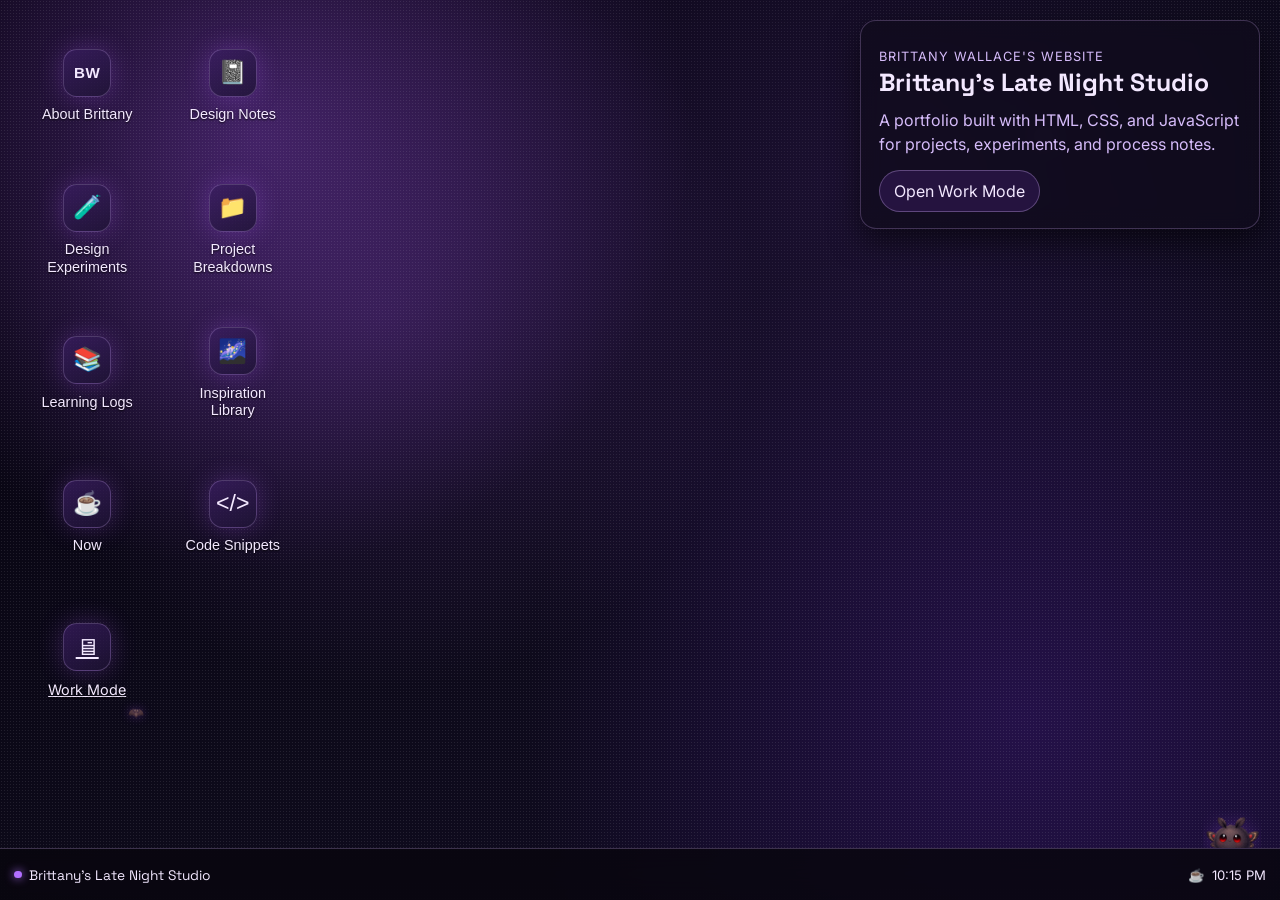
<file: index.html>
<!DOCTYPE html>
<html lang="en">
  <head>
    <meta charset="UTF-8" />
    <meta name="viewport" content="width=device-width, initial-scale=1.0" />
    <title>Brittany's Late Night Studio</title>
    <meta
      name="description"
      content="Brittany Wallace's Late Night Studio portfolio featuring web design projects, experiments, learning logs, and interactive front-end work."
    />
    <link rel="preconnect" href="https://fonts.googleapis.com" />
    <link rel="preconnect" href="https://fonts.gstatic.com" crossorigin />
    <link
      href="https://fonts.googleapis.com/css2?family=Inter:wght@400;500;600;700&family=Space+Grotesk:wght@500;700&display=swap"
      rel="stylesheet"
    />
    <link rel="stylesheet" href="styles.css" />
  </head>
  <body>
    <a class="skip-link" href="#desktop-main">Skip to desktop content</a>

    <div class="wallpaper" aria-hidden="true">
      <div class="stars"></div>
      <div class="nebula"></div>
      <div class="grain"></div>
      <div class="moth moth-1">&#10022;</div>
      <div class="moth moth-2">&#129415;</div>
      <div class="mothman" title="The Mothman is watching...">
        <img src="assets/images/mothman.png" alt="" class="mothman-img" />
      </div>
    </div>

    <main id="desktop-main" class="desktop" aria-label="Brittany's Late Night Studio desktop environment">
      <aside class="desktop-intro" aria-label="Site overview">
        <p class="desktop-intro-kicker">Brittany Wallace's website</p>
        <h1>Brittany's Late Night Studio</h1>
        <p>
          A portfolio built with HTML, CSS, and JavaScript for projects, experiments,
          and process notes.
        </p>
        <a class="desktop-intro-link" href="portfolio/work-mode.html">Open Work Mode</a>
      </aside>

      <section class="desktop-icons" aria-label="Desktop shortcuts">
        <button class="desktop-icon" data-app="about" aria-label="Open About Brittany">
          <span class="icon-art" aria-hidden="true">BW</span>
          <span class="icon-label">About Brittany</span>
        </button>
        <button class="desktop-icon" data-app="notes" aria-label="Open Design Notes">
          <span class="icon-art" aria-hidden="true">&#128211;</span>
          <span class="icon-label">Design Notes</span>
        </button>
        <button class="desktop-icon" data-app="experiments" aria-label="Open Design Experiments">
          <span class="icon-art" aria-hidden="true">&#129514;</span>
          <span class="icon-label">Design Experiments</span>
        </button>
        <button class="desktop-icon" data-app="projects" aria-label="Open Project Breakdowns">
          <span class="icon-art" aria-hidden="true">&#128193;</span>
          <span class="icon-label">Project Breakdowns</span>
        </button>
        <button class="desktop-icon" data-app="learning" aria-label="Open Learning Logs">
          <span class="icon-art" aria-hidden="true">&#128218;</span>
          <span class="icon-label">Learning Logs</span>
        </button>
        <button class="desktop-icon" data-app="inspiration" aria-label="Open Inspiration Library">
          <span class="icon-art" aria-hidden="true">&#127756;</span>
          <span class="icon-label">Inspiration Library</span>
        </button>
        <button class="desktop-icon" data-app="now" aria-label="Open Now page">
          <span class="icon-art" aria-hidden="true">&#9749;</span>
          <span class="icon-label">Now</span>
        </button>
        <button class="desktop-icon" data-app="snippets" aria-label="Open Code Snippets">
          <span class="icon-art" aria-hidden="true">&lt;/&gt;</span>
          <span class="icon-label">Code Snippets</span>
        </button>
        <a class="desktop-icon" href="portfolio/work-mode.html" aria-label="Open Work Mode portfolio">
          <span class="icon-art" aria-hidden="true">&#128421;</span>
          <span class="icon-label">Work Mode</span>
        </a>
      </section>

      <section class="window-layer" id="window-layer" aria-live="polite"></section>

      <footer class="taskbar" aria-label="Desktop dock">
        <div class="taskbar-title">
          <span class="dot"></span>
          Brittany's Late Night Studio
        </div>
        <div id="taskbar-windows" class="taskbar-windows" aria-label="Open windows"></div>
        <div class="taskbar-right">
          <span class="taskbar-coffee" aria-hidden="true">&#9749;</span>
          <time id="clock" aria-label="Current time"></time>
        </div>
      </footer>
    </main>

    <main class="mobile-garden" aria-label="Mobile view of Brittany's Late Night Studio">
      <header class="mobile-header">
        <p class="mobile-kicker">Brittany Wallace's website</p>
        <h1>Brittany's Late Night Studio</h1>
        <p>
          A portfolio site for web design, class projects, interactive experiments, and
          design process notes.
        </p>
        <a class="mobile-work-link" href="portfolio/work-mode.html">Open Work Mode portfolio</a>
      </header>
      <section class="mobile-cards" id="mobile-cards"></section>
    </main>

    <script src="script.js"></script>
  </body>
</html>
</file>
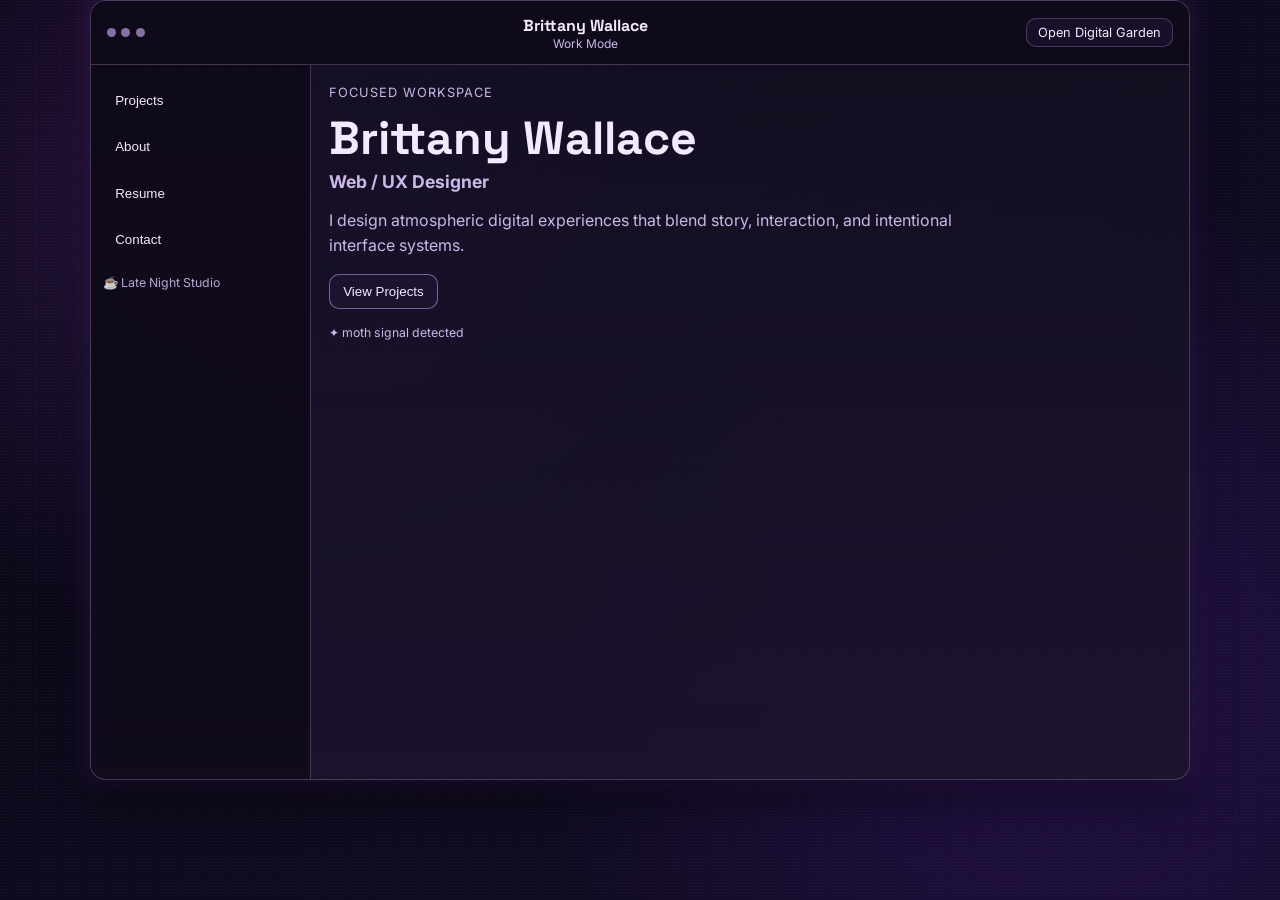
<file: work-mode.html>
<!DOCTYPE html>
<html lang="en">
  <head>
    <meta charset="UTF-8" />
    <meta name="viewport" content="width=device-width, initial-scale=1.0" />
    <title>Work Mode | Brittany Wallace</title>
    <link rel="preconnect" href="https://fonts.googleapis.com" />
    <link rel="preconnect" href="https://fonts.gstatic.com" crossorigin />
    <link
      href="https://fonts.googleapis.com/css2?family=Inter:wght@400;500;600;700&family=Space+Grotesk:wght@500;700&display=swap"
      rel="stylesheet"
    />
    <link rel="stylesheet" href="work-mode.css" />
  </head>
  <body>
    <div class="work-bg" aria-hidden="true">
      <div class="bg-nebula"></div>
      <div class="bg-stars"></div>
      <div class="bg-glow"></div>
    </div>

    <main class="work-shell" aria-label="Work Mode portfolio application">
      <header class="work-topbar">
        <div class="window-dots" aria-hidden="true">
          <span></span><span></span><span></span>
        </div>
        <div class="work-title">
          <strong>Brittany Wallace</strong>
          <span>Work Mode</span>
        </div>
        <a class="garden-link" href="index.html">Open Digital Garden</a>
      </header>

      <div class="work-body">
        <nav class="work-nav" aria-label="Portfolio sections">
          <button class="nav-btn" type="button" data-section="projects">Projects</button>
          <button class="nav-btn" type="button" data-section="about">About</button>
          <button class="nav-btn" type="button" data-section="resume">Resume</button>
          <button class="nav-btn" type="button" data-section="contact">Contact</button>
          <div class="nav-note" aria-hidden="true">☕ Late Night Studio</div>
        </nav>

        <section class="work-main" id="work-main">
          <section class="panel panel-home active" data-panel="home">
            <p class="eyebrow">Focused Workspace</p>
            <h1>Brittany Wallace</h1>
            <h2>Web / UX Designer</h2>
            <p>
              I design atmospheric digital experiences that blend story, interaction, and intentional
              interface systems.
            </p>
            <button class="cta-btn" type="button" data-jump="projects">View Projects</button>
            <p class="tiny-moth" aria-hidden="true">✦ moth signal detected</p>
          </section>

          <section class="panel" data-panel="projects">
            <div class="panel-head">
              <h3>Projects</h3>
              <p>Open a category, then select a project for a deeper case-study view.</p>
            </div>
            <div class="project-sections" id="project-sections"></div>
          </section>

          <section class="panel" data-panel="project-detail">
            <button class="back-btn" type="button" id="back-to-projects">← Back to Projects</button>
            <article id="project-detail-content"></article>
          </section>

          <section class="panel" data-panel="about">
            <div class="panel-head">
              <h3>About</h3>
            </div>
            <div class="about-layout">
              <figure class="about-photo-card">
                <img src="assets/portfolio/me/bwallace.jpg" alt="Portrait of Brittany Wallace" />
              </figure>
              <div class="about-copy">
                <p>
                  I’m a designer who blends moody visual storytelling with clear, user-first interaction.
                  I care about building work that feels atmospheric and personal while still being easy to use.
                </p>
                <p>
                  My projects usually combine web design, UX structure, and visual identity thinking with
                  late-night creative energy.
                </p>
              </div>
            </div>

            <section class="about-block">
              <h4>Design Philosophy</h4>
              <p>
                I design for emotional tone and functional clarity at the same time. Every interface should
                communicate quickly, feel intentional, and still leave room for personality and story.
              </p>
            </section>

            <section class="about-block">
              <h4>Tools I Like to Use</h4>
              <ul class="about-tools">
                <li>Figma for interface and UX systems</li>
                <li>HTML, CSS, and JavaScript for implementation</li>
                <li>GSAP for motion and storytelling transitions</li>
                <li>Illustrator for branding and logo work</li>
              </ul>
            </section>
          </section>

          <section class="panel" data-panel="resume">
            <div class="panel-head">
              <h3>Resume</h3>
            </div>
            <ul class="resume-list">
              <li><strong>Focus:</strong> Web Design, UX Design, Visual Systems</li>
              <li><strong>Current:</strong> Graphic Design Degree + independent web builds</li>
              <li><strong>Tools:</strong> Figma, HTML, CSS, JavaScript, GSAP, Illustrator</li>
              <li><strong>Strengths:</strong> Visual hierarchy, interaction design, narrative pacing</li>
            </ul>
          </section>

          <section class="panel" data-panel="contact">
            <div class="panel-head">
              <h3>Contact</h3>
            </div>
            <p>Send a message and I’ll get back to you soon.</p>
            <form class="contact-form" action="mailto:hello@brittanywallace.design" method="post" enctype="text/plain">
              <label>
                Name
                <input type="text" name="name" placeholder="Your name" required />
              </label>
              <label>
                Email
                <input type="email" name="email" placeholder="you@example.com" required />
              </label>
              <label>
                Subject
                <input type="text" name="subject" placeholder="Project inquiry" required />
              </label>
              <label>
                Message
                <textarea name="message" rows="5" placeholder="Tell me about your project..." required></textarea>
              </label>
              <div class="contact-actions">
                <button type="submit">Send Message</button>
                <a href="mailto:hello@brittanywallace.design">Direct Email</a>
                <a href="https://github.com/bwallace11" target="_blank" rel="noreferrer">GitHub</a>
              </div>
            </form>
          </section>
        </section>
      </div>
    </main>

    <script src="work-mode.js"></script>
  </body>
</html>
</file>
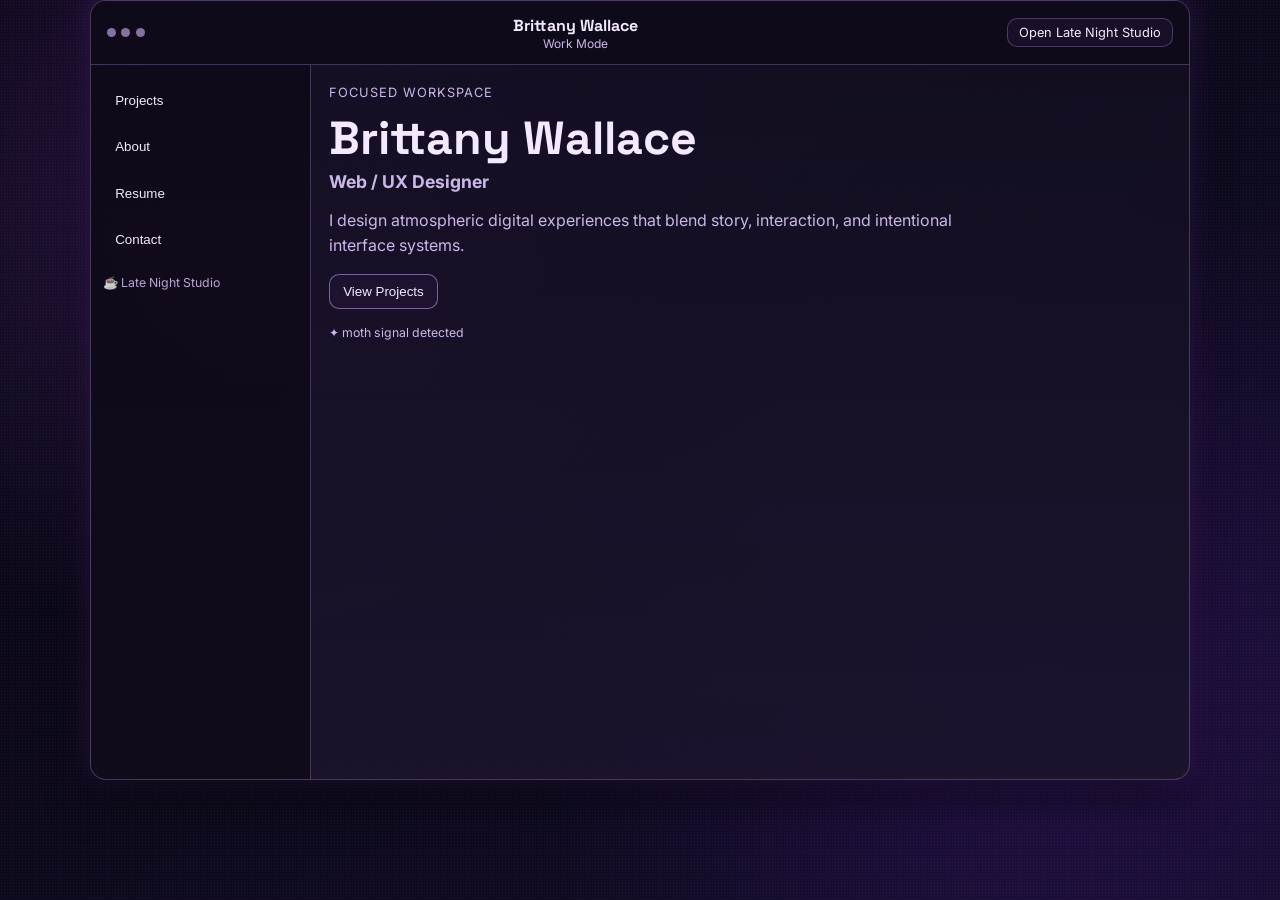
<file: portfolio/work-mode.html>
<!DOCTYPE html>
<html lang="en">
  <head>
    <meta charset="UTF-8" />
    <meta name="viewport" content="width=device-width, initial-scale=1.0" />
    <title>Work Mode | Brittany Wallace</title>
    <link rel="preconnect" href="https://fonts.googleapis.com" />
    <link rel="preconnect" href="https://fonts.gstatic.com" crossorigin />
    <link
      href="https://fonts.googleapis.com/css2?family=Inter:wght@400;500;600;700&family=Space+Grotesk:wght@500;700&display=swap"
      rel="stylesheet"
    />
    <link rel="stylesheet" href="work-mode.css" />
  </head>
  <body>
    <div class="work-bg" aria-hidden="true">
      <div class="bg-nebula"></div>
      <div class="bg-stars"></div>
      <div class="bg-glow"></div>
    </div>

    <main class="work-shell" aria-label="Work Mode portfolio application">
      <header class="work-topbar">
        <div class="window-dots" aria-hidden="true">
          <span></span><span></span><span></span>
        </div>
        <div class="work-title">
          <strong>Brittany Wallace</strong>
          <span>Work Mode</span>
        </div>
        <a class="garden-link" href="../index.html">Open Late Night Studio</a>
      </header>

      <div class="work-body">
        <nav class="work-nav" aria-label="Portfolio sections">
          <button class="nav-btn" type="button" data-section="projects">Projects</button>
          <button class="nav-btn" type="button" data-section="about">About</button>
          <button class="nav-btn" type="button" data-section="resume">Resume</button>
          <button class="nav-btn" type="button" data-section="contact">Contact</button>
          <div class="nav-note" aria-hidden="true">☕ Late Night Studio</div>
        </nav>

        <section class="work-main" id="work-main">
          <section class="panel panel-home active" data-panel="home">
            <p class="eyebrow">Focused Workspace</p>
            <h1>Brittany Wallace</h1>
            <h2>Web / UX Designer</h2>
            <p>
              I design atmospheric digital experiences that blend story, interaction, and intentional
              interface systems.
            </p>
            <button class="cta-btn" type="button" data-jump="projects">View Projects</button>
            <p class="tiny-moth" aria-hidden="true">✦ moth signal detected</p>
          </section>

          <section class="panel" data-panel="projects">
            <div class="panel-head">
              <h3>Projects</h3>
              <p>Open a category, then select a project for a deeper case-study view.</p>
            </div>
            <div class="project-sections" id="project-sections"></div>
          </section>

          <section class="panel" data-panel="project-detail">
            <button class="back-btn" type="button" id="back-to-projects">← Back to Projects</button>
            <article id="project-detail-content"></article>
          </section>

          <section class="panel" data-panel="about">
            <div class="panel-head">
              <h3>About</h3>
            </div>
            <div class="about-layout">
              <figure class="about-photo-card">
                <img src="../assets/portfolio/me/bwallace.jpg" alt="Portrait of Brittany Wallace" />
              </figure>
              <div class="about-copy">
                <p>
                  I’m a designer who blends moody visual storytelling with clear, user-first interaction.
                  I care about building work that feels atmospheric and personal while still being easy to use.
                </p>
                <p>
                  My projects usually combine web design, UX structure, and visual identity thinking with
                  late-night creative energy.
                </p>
              </div>
            </div>

            <section class="about-block">
              <h4>Design Philosophy</h4>
              <p>
                I design for emotional tone and functional clarity at the same time. Every interface should
                communicate quickly, feel intentional, and still leave room for personality and story.
              </p>
            </section>

            <section class="about-block">
              <h4>Tools I Like to Use</h4>
              <ul class="about-tools">
                <li>Figma for interface and UX systems</li>
                <li>HTML, CSS, and JavaScript for implementation</li>
                <li>GSAP for motion and storytelling transitions</li>
                <li>Illustrator for branding and logo work</li>
              </ul>
            </section>
          </section>

          <section class="panel" data-panel="resume">
            <div class="panel-head">
              <h3>Resume</h3>
            </div>
            <ul class="resume-list">
              <li><strong>Focus:</strong> Web Design, UX Design, Visual Systems</li>
              <li><strong>Current:</strong> Graphic Design Degree + independent web builds</li>
              <li><strong>Tools:</strong> Figma, HTML, CSS, JavaScript, GSAP, Illustrator</li>
              <li><strong>Strengths:</strong> Visual hierarchy, interaction design, narrative pacing</li>
            </ul>
          </section>

          <section class="panel" data-panel="contact">
            <div class="panel-head">
              <h3>Contact</h3>
            </div>
            <p>Send a message and I’ll get back to you soon.</p>
            <form class="contact-form" action="mailto:hello@brittanywallace.design" method="post" enctype="text/plain">
              <label>
                Name
                <input type="text" name="name" placeholder="Your name" required />
              </label>
              <label>
                Email
                <input type="email" name="email" placeholder="you@example.com" required />
              </label>
              <label>
                Subject
                <input type="text" name="subject" placeholder="Project inquiry" required />
              </label>
              <label>
                Message
                <textarea name="message" rows="5" placeholder="Tell me about your project..." required></textarea>
              </label>
              <div class="contact-actions">
                <button type="submit">Send Message</button>
                <a href="mailto:hello@brittanywallace.design">Direct Email</a>
                <a href="https://github.com/bwallace11" target="_blank" rel="noreferrer">GitHub</a>
              </div>
            </form>
          </section>
        </section>
      </div>
    </main>

    <script src="work-mode.js"></script>
  </body>
</html>
</file>
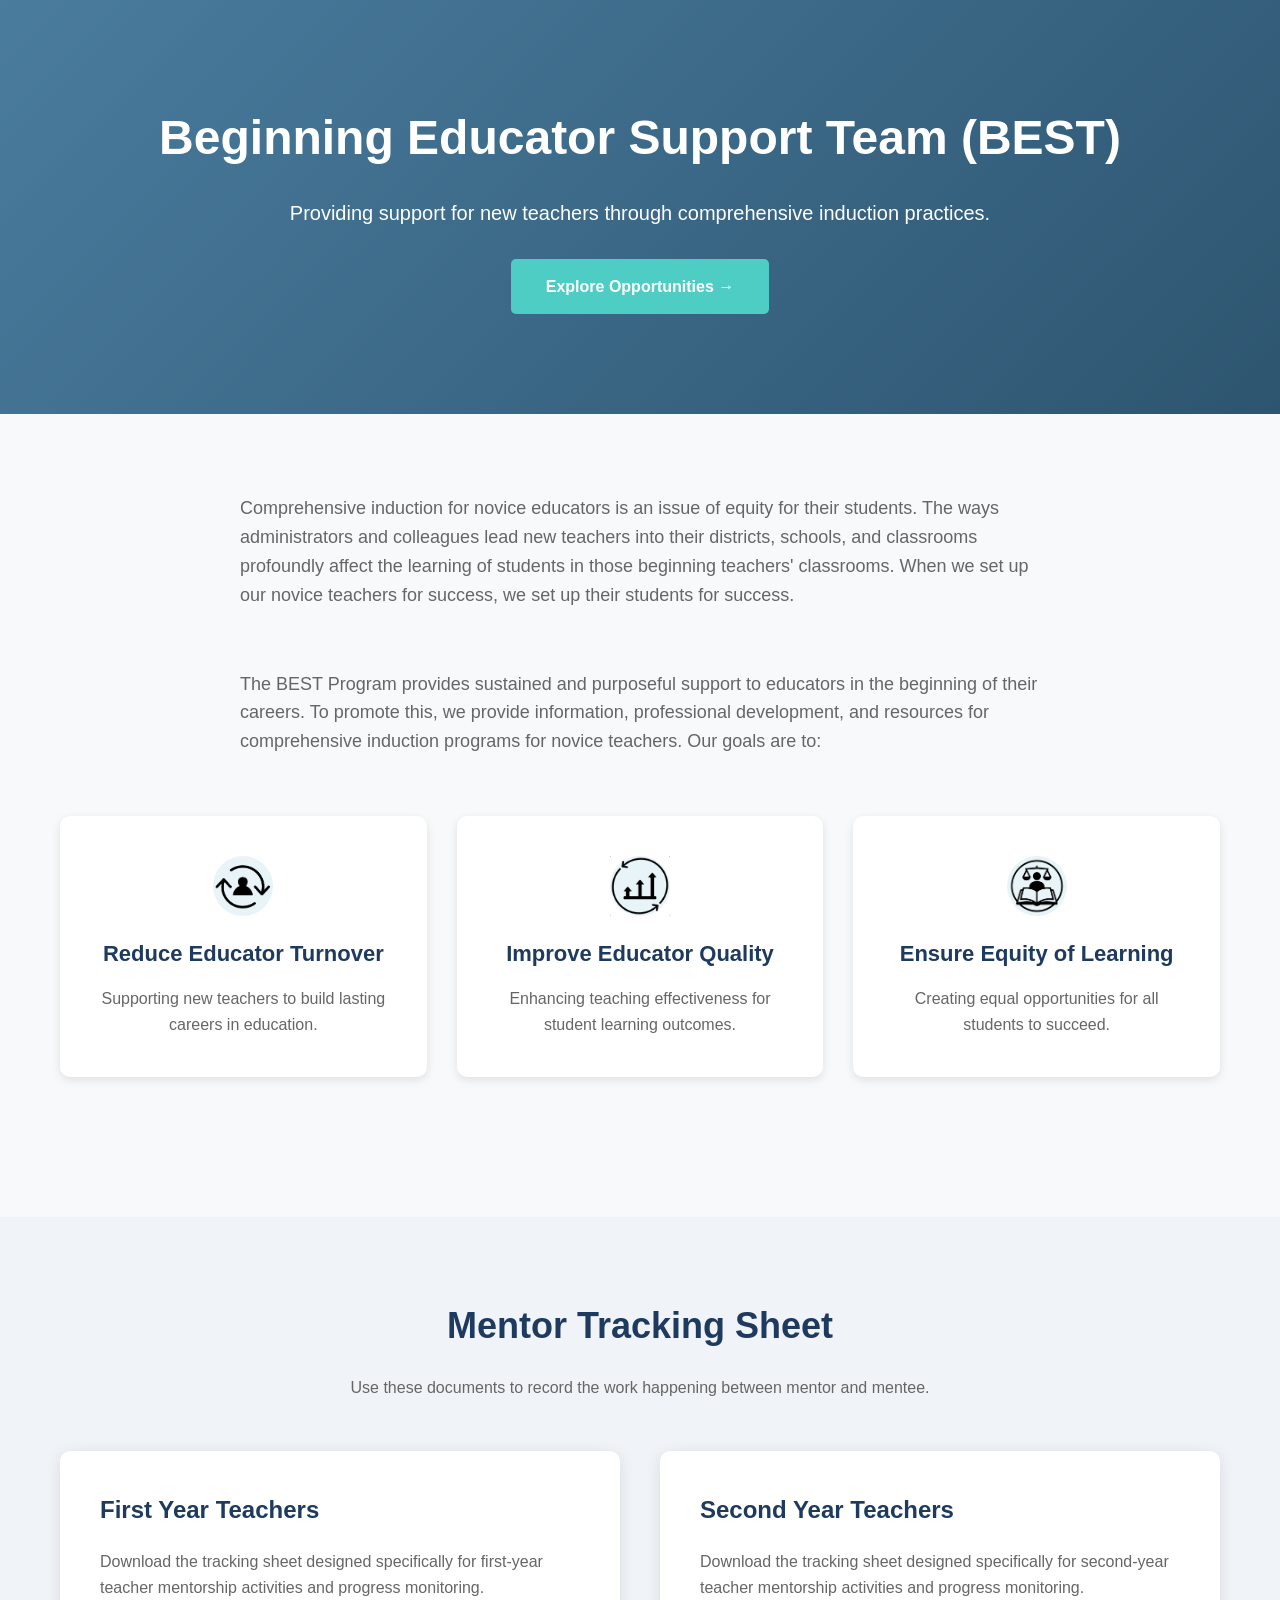
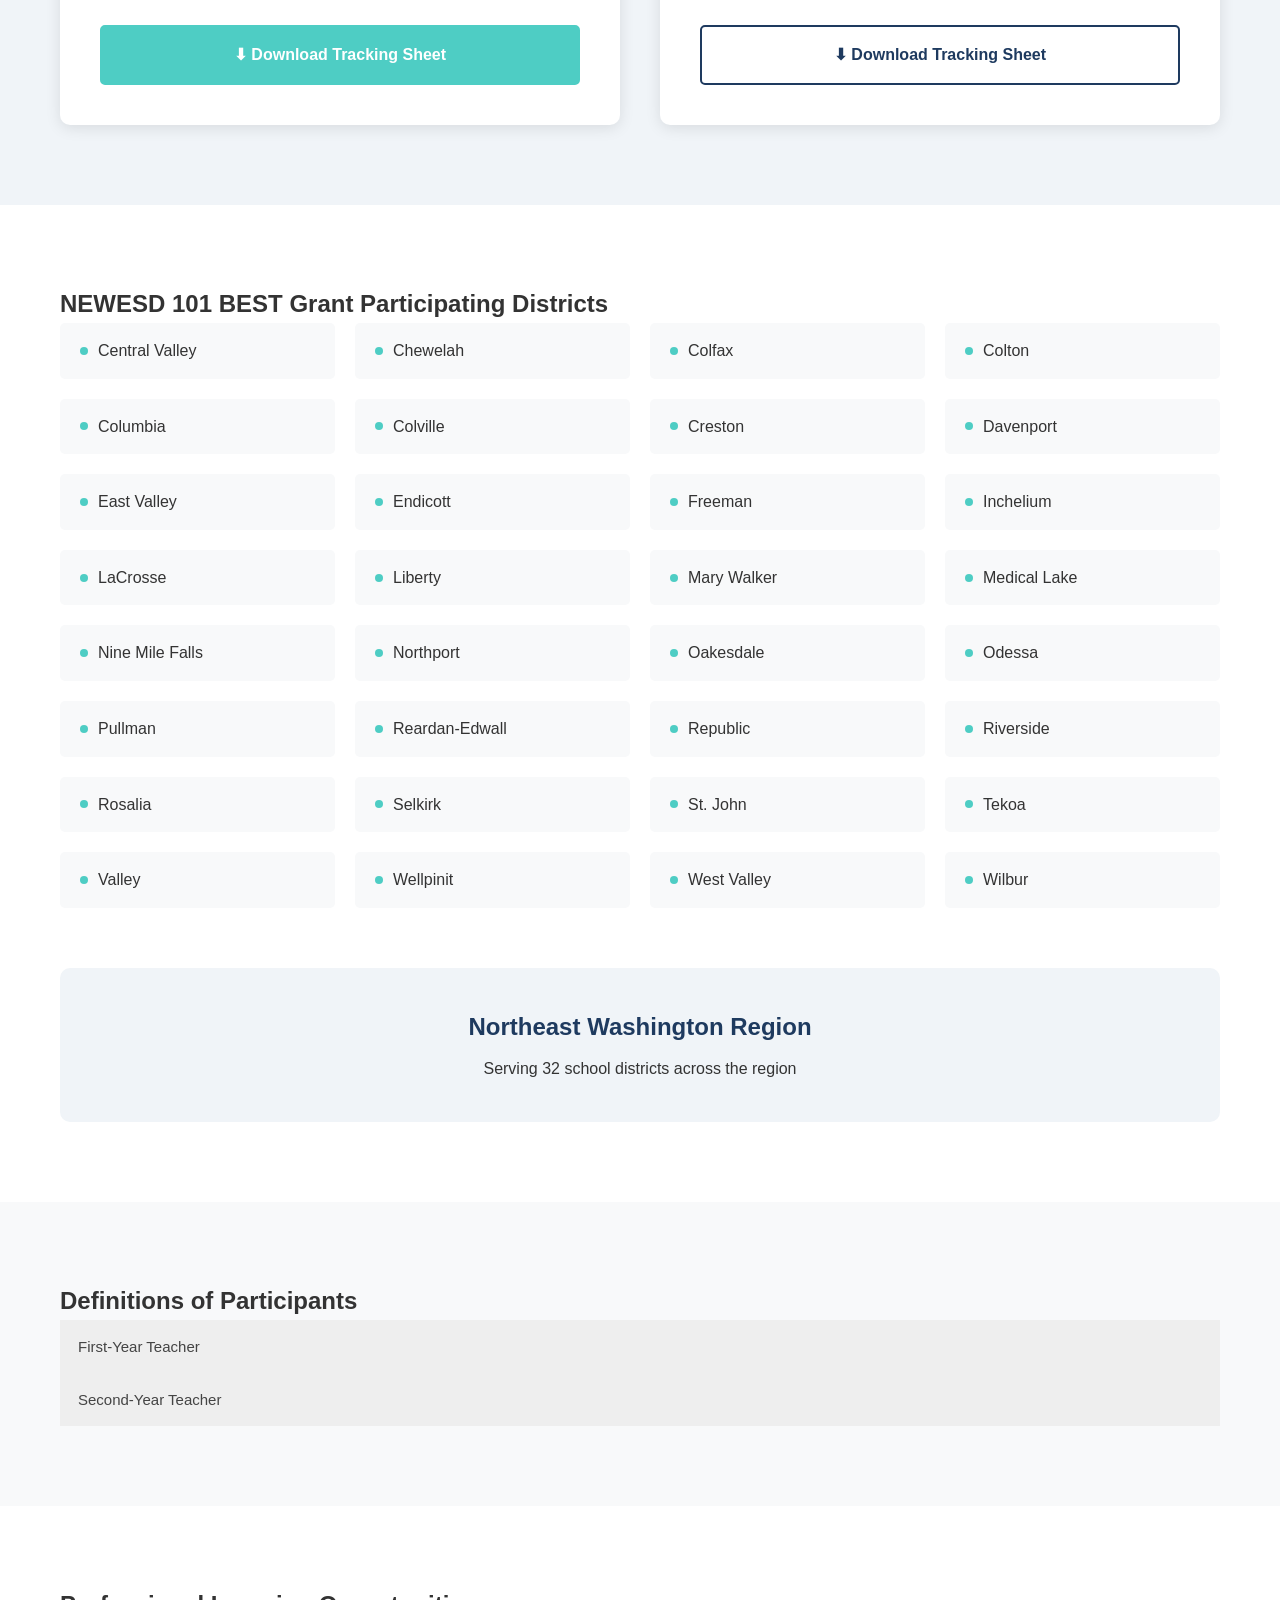
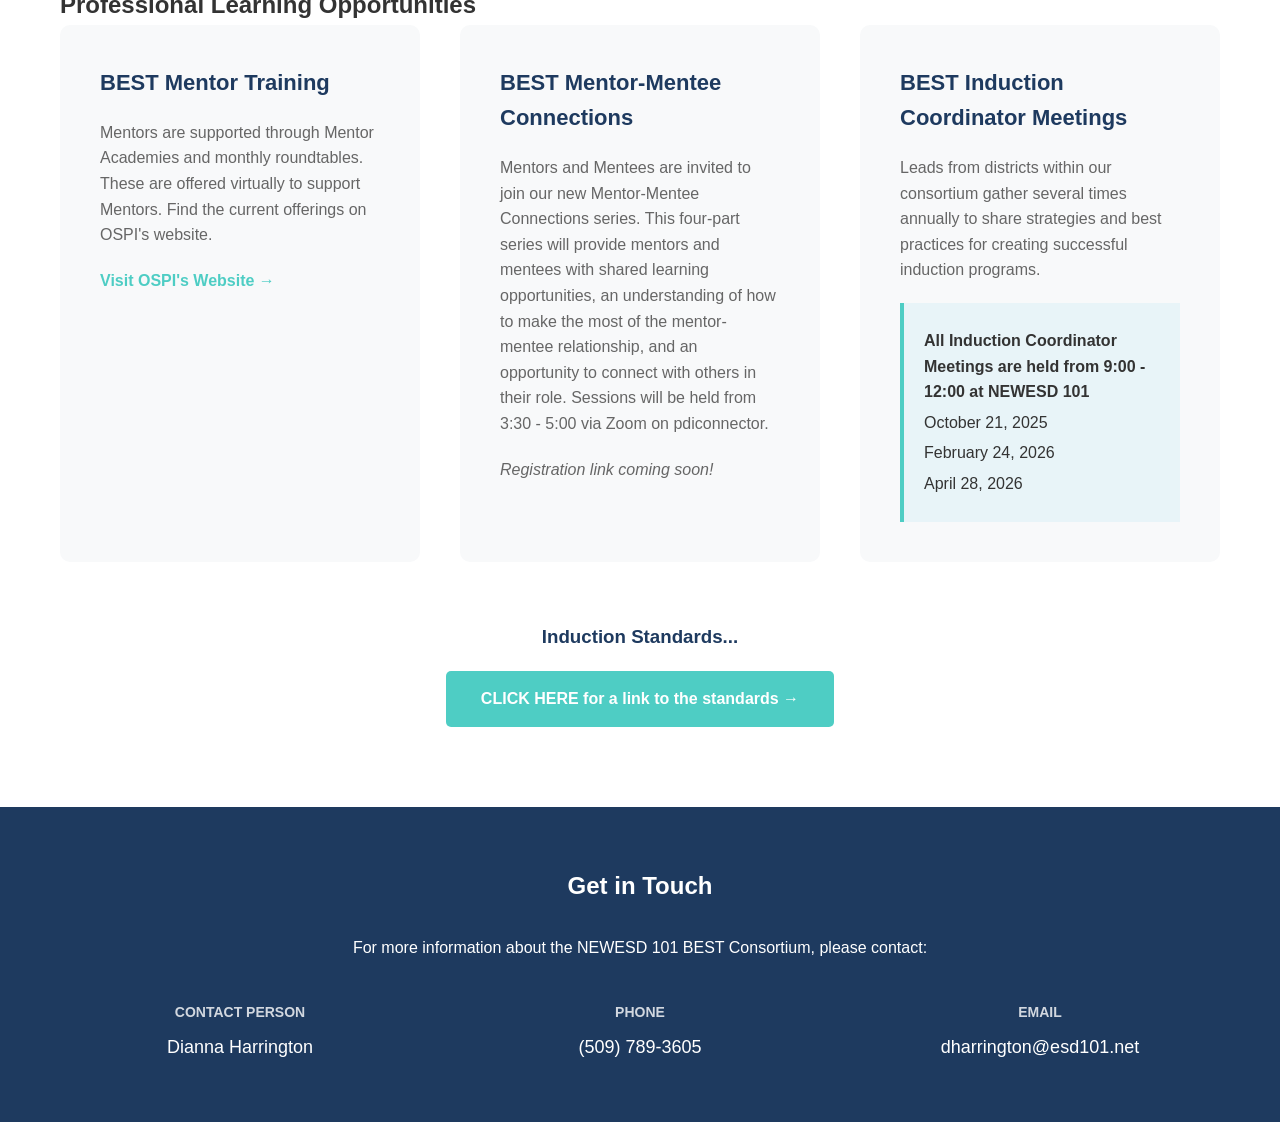
<file: assets/portfolio/WebDesign/newesd101/Best-Page/NESD101-BestPage.html>
<!DOCTYPE html>
<html lang="en">
<head>
    <meta charset="UTF-8">
    <meta name="viewport" content="width=device-width, initial-scale=1.0">
    <title>NEWESD 101 BEST - Beginning Educator Support Team</title>
    <style>
        * {
            margin: 0;
            padding: 0;
            box-sizing: border-box;
        }

        body {
            font-family: -apple-system, BlinkMacSystemFont, 'Segoe UI', Roboto, Oxygen, Ubuntu, Cantarell, sans-serif;
            line-height: 1.6;
            color: #333;
        }

        .container {
            max-width: 1200px;
            margin: 0 auto;
            padding: 0 20px;
        }

        /* Header */
        header {
            background: #1e3a5f;
            color: white;
            padding: 20px 0;
            box-shadow: 0 2px 5px rgba(0,0,0,0.1);
        }

        nav {
            display: flex;
            justify-content: space-between;
            align-items: center;
            flex-wrap: wrap;
        }

        .logo {
            font-size: 24px;
            font-weight: bold;
            color: white;
        }

        .nav-links {
            display: flex;
            gap: 25px;
            flex-wrap: wrap;
        }

        .nav-links a {
            color: white;
            text-decoration: none;
            font-size: 14px;
            transition: opacity 0.3s;
        }

        .nav-links a:hover {
            opacity: 0.8;
        }

        /* Hero Section */
        .hero {
            background: linear-gradient(135deg, #4a7c9e 0%, #2d5570 100%);
            color: white;
            padding: 100px 0;
            text-align: center;
        }

        .hero h1 {
            font-size: 48px;
            margin-bottom: 20px;
        }

        .hero p {
            font-size: 20px;
            margin-bottom: 30px;
        }

        .btn {
            display: inline-block;
            padding: 15px 35px;
            background: #4ecdc4;
            color: white;
            text-decoration: none;
            border-radius: 5px;
            font-weight: 600;
            transition: all 0.3s;
            border: none;
            cursor: pointer;
        }

        .btn:hover {
            background: #3db8af;
            transform: translateY(-2px);
        }

        /* Content Section */
        .content-section {
            padding: 80px 0;
            background: #f8f9fa;
        }

        .content-section h2 {
            text-align: center;
            font-size: 36px;
            margin-bottom: 50px;
            color: #1e3a5f;
        }

        /* Goals Cards */
        .goals-grid {
            display: grid;
            grid-template-columns: repeat(auto-fit, minmax(300px, 1fr));
            gap: 30px;
            margin-bottom: 60px;
        }

        .goal-card {
            background: white;
            padding: 40px;
            border-radius: 10px;
            box-shadow: 0 3px 10px rgba(0,0,0,0.1);
            text-align: center;
        }

        .goal-icon {
            width: 60px;
            height: 60px;
            background: #e8f4f8;
            border-radius: 50%;
            display: flex;
            align-items: center;
            justify-content: center;
            margin: 0 auto 20px;
        }
		
		.goal-icon img {
			width: 100%; 
   			height: 100%;
    		object-fit: contain;
		}

        .goal-card h3 {
            font-size: 22px;
            margin-bottom: 15px;
            color: #1e3a5f;
        }

        .goal-card p {
            color: #666;
        }

        /* Tracking Sheet Section */
        .tracking-section {
            background: #f0f4f8;
            padding: 80px 0;
        }

        .tracking-section h2 {
            text-align: center;
            font-size: 36px;
            margin-bottom: 20px;
            color: #1e3a5f;
        }

        .tracking-subtitle {
            text-align: center;
            color: #666;
            margin-bottom: 50px;
        }

        .tracking-grid {
            display: grid;
            grid-template-columns: repeat(auto-fit, minmax(400px, 1fr));
            gap: 40px;
        }

        .tracking-card {
            background: white;
            padding: 40px;
            border-radius: 10px;
            box-shadow: 0 3px 15px rgba(0,0,0,0.1);
        }

        .tracking-card h3 {
            font-size: 24px;
            margin-bottom: 20px;
            color: #1e3a5f;
            display: flex;
            align-items: center;
            gap: 10px;
        }

        .tracking-card p {
            margin-bottom: 25px;
            color: #666;
        }

        .btn-outline {
            display: block;
            width: 100%;
            padding: 15px;
            background: white;
            color: #1e3a5f;
            text-decoration: none;
            border: 2px solid #1e3a5f;
            border-radius: 5px;
            font-weight: 600;
            text-align: center;
            transition: all 0.3s;
        }

        .btn-outline:hover {
            background: #1e3a5f;
            color: white;
        }

        .btn-primary {
            background: #4ecdc4;
            color: white;
            border: 2px solid #4ecdc4;
        }

        .btn-primary:hover {
            background: #3db8af;
            border-color: #3db8af;
        }

        /* Districts Section */
        .districts-section {
            padding: 80px 0;
            background: white;
        }

        .districts-grid {
            display: grid;
            grid-template-columns: repeat(auto-fill, minmax(250px, 1fr));
            gap: 20px;
            margin-bottom: 60px;
        }

        .district-item {
            padding: 15px 20px;
            background: #f8f9fa;
            border-radius: 5px;
            display: flex;
            align-items: center;
            gap: 10px;
        }

        .district-dot {
            width: 8px;
            height: 8px;
            background: #4ecdc4;
            border-radius: 50%;
        }

        .region-info {
            text-align: center;
            padding: 40px;
            background: #f0f4f8;
            border-radius: 10px;
        }

        .region-info h3 {
            font-size: 24px;
            margin-bottom: 10px;
            color: #1e3a5f;
        }

        /* Definitions Section */
        .definitions-section {
            background: #f8f9fa;
            padding: 80px 0;
        }

        .definition-card {
            background: white;
            padding: 30px;
            border-radius: 10px;
            margin-bottom: 20px;
            cursor: pointer;
            box-shadow: 0 2px 8px rgba(0,0,0,0.1);
            transition: all 0.3s;
        }

        .definition-card:hover {
            box-shadow: 0 4px 12px rgba(0,0,0,0.15);
        }

        .definition-header {
            display: flex;
            justify-content: space-between;
            align-items: center;
        }

        .definition-header h3 {
            font-size: 22px;
            color: #1e3a5f;
        }

        .toggle-icon {
            color: #4ecdc4;
            font-size: 20px;
            transition: transform 0.3s;
        }

        .definition-content {
            max-height: 0;
            overflow: hidden;
            transition: max-height 0.3s ease-out;
        }

        .definition-content p {
            margin-top: 20px;
            color: #666;
            line-height: 1.8;
        }

        .definition-card.active .toggle-icon {
            transform: rotate(180deg);
        }

        .definition-card.active .definition-content {
            max-height: 500px;
        }

        /* Professional Learning Section */
        .learning-section {
            padding: 80px 0;
            background: white;
        }

        .learning-grid {
            display: grid;
            grid-template-columns: repeat(auto-fit, minmax(350px, 1fr));
            gap: 40px;
        }

        .learning-card {
            background: #f8f9fa;
            padding: 40px;
            border-radius: 10px;
        }

        .learning-card h3 {
            font-size: 22px;
            margin-bottom: 20px;
            color: #1e3a5f;
            display: flex;
            align-items: center;
            gap: 10px;
        }

        .learning-card p {
            color: #666;
            margin-bottom: 20px;
        }

        .learning-card a {
            color: #4ecdc4;
            text-decoration: none;
            font-weight: 600;
        }

        .learning-card a:hover {
            text-decoration: underline;
        }

        .meeting-dates {
            background: #e8f4f8;
            padding: 20px;
            border-left: 4px solid #4ecdc4;
            margin-top: 20px;
        }

        .meeting-dates p {
            margin: 5px 0;
            color: #333;
        }

        /* Contact Section */
        .contact-section {
            background: #1e3a5f;
            color: white;
            padding: 60px 0;
        }

        .contact-section h2 {
            text-align: center;
            margin-bottom: 30px;
        }

        .contact-grid {
            display: grid;
            grid-template-columns: repeat(auto-fit, minmax(250px, 1fr));
            gap: 40px;
            text-align: center;
        }

        .contact-item h4 {
            margin-bottom: 10px;
            font-size: 14px;
            text-transform: uppercase;
            opacity: 0.8;
        }

        .contact-item p {
            font-size: 18px;
        }

        .contact-item a {
            color: white;
            text-decoration: none;
        }

        .contact-item a:hover {
            text-decoration: underline;
        }

        @media (max-width: 768px) {
            .hero h1 {
                font-size: 32px;
            }

            .tracking-grid,
            .learning-grid {
                grid-template-columns: 1fr;
            }

            .nav-links {
                font-size: 12px;
                gap: 15px;
            }
        }
		
							.accordion {
			  background-color: #eee;
			  color: #444;
			  cursor: pointer;
			  padding: 18px;
			  width: 100%;
			  border: none;
			  text-align: left;
			  outline: none;
			  font-size: 15px;
			  transition: 0.4s;
			}

			.active, .accordion:hover {
			  background-color: #ccc; 
			}
					.panel {
			  padding: 0 18px;
			  display: none;
			  background-color: white;
			  overflow: hidden;
			}

		
		
		
		
    </style>
</head>
<body>
   

    <!-- Hero Section -->
    <section class="hero">
        <div class="container">
            <h1>Beginning Educator Support Team (BEST)</h1>
            <p>Providing support for new teachers through comprehensive induction practices.</p>
            <a href="#learning" class="btn">Explore Opportunities →</a>
        </div>
    </section>

    <!-- Mission Section -->
    <section class="content-section">
        <div class="container">
            <p style="text-align: right-align; max-width: 800px; margin: 0 auto 60px; font-size: 18px; color: #666;">
                Comprehensive induction for novice educators is an issue of equity for their students. The ways administrators and colleagues lead new teachers into their districts, schools, and classrooms profoundly affect the learning of students in those beginning teachers' classrooms. When we set up our novice teachers for success, we set up their students for success.
            </p>

            <p style="text-align: right-align; max-width: 800px; margin: 0 auto 60px; font-size: 18px; color: #666;">
                The BEST Program provides sustained and purposeful support to educators in the beginning of their careers. To promote this, we provide information, professional development, and resources for comprehensive induction programs for novice teachers. Our goals are to:
            </p>

            <div class="goals-grid">
                <div class="goal-card">
                    <div class="goal-icon"><img src="images/ReduceTurnover.png" alt="Reduce Educator Turnover" /></div>
                    <h3>Reduce Educator Turnover</h3>
                    <p>Supporting new teachers to build lasting careers in education.</p>
                </div>
                <div class="goal-card">
                    <div class="goal-icon"><img src="images/ImproveRate.png" alt="Improved Educator Quality" /></div>
                    <h3>Improve Educator Quality</h3>
                    <p>Enhancing teaching effectiveness for student learning outcomes.</p>
                </div>
                <div class="goal-card">
                    <div class="goal-icon"><img src="images/Equityoflearning.png" alt="Ensure Equity Of Learning" /></div>
                    <h3>Ensure Equity of Learning</h3>
                    <p>Creating equal opportunities for all students to succeed.</p>
                </div>
            </div>
        </div>
    </section>

    <!-- Tracking Sheet Section -->
    <section class="tracking-section">
        <div class="container">
            <h2>Mentor Tracking Sheet</h2>
            <p class="tracking-subtitle">Use these documents to record the work happening between mentor and mentee.</p>
            
            <div class="tracking-grid">
                <div class="tracking-card">
                    <h3>First Year Teachers</h3>
                    <p>Download the tracking sheet designed specifically for first-year teacher mentorship activities and progress monitoring.</p>
                    <a href="https://www.esd101.net/UserFiles/Servers/Server_520831/File/Programs%20and%20Services/Center%20for%20Teaching%20and%20Learning/Beginning%20Educator%20Support/MentorTrackingSheet.docx" class="btn-outline btn-primary" download>⬇ Download Tracking Sheet</a>
                </div>
                
                <div class="tracking-card">
                    <h3>Second Year Teachers</h3>
                    <p>Download the tracking sheet designed specifically for second-year teacher mentorship activities and progress monitoring.</p>
                    <a href="https://www.esd101.net/UserFiles/Servers/Server_520831/File/Programs%20and%20Services/Center%20for%20Teaching%20and%20Learning/Beginning%20Educator%20Support/MentorTrackingSheet-Year%202.docx" class="btn-outline" download>⬇ Download Tracking Sheet</a>
                </div>
            </div>
        </div>
    </section>

    <!-- Districts Section -->
    <section class="districts-section">
        <div class="container">
            <h2>NEWESD 101 BEST Grant Participating Districts</h2>
            
            <div class="districts-grid">
                <div class="district-item"><span class="district-dot"></span> Central Valley</div>
                <div class="district-item"><span class="district-dot"></span> Chewelah</div>
                <div class="district-item"><span class="district-dot"></span> Colfax</div>
                <div class="district-item"><span class="district-dot"></span> Colton</div>
                <div class="district-item"><span class="district-dot"></span> Columbia</div>
                <div class="district-item"><span class="district-dot"></span> Colville</div>
                <div class="district-item"><span class="district-dot"></span> Creston</div>
                <div class="district-item"><span class="district-dot"></span> Davenport</div>
                <div class="district-item"><span class="district-dot"></span> East Valley</div>
                <div class="district-item"><span class="district-dot"></span> Endicott</div>
                <div class="district-item"><span class="district-dot"></span> Freeman</div>
                <div class="district-item"><span class="district-dot"></span> Inchelium</div>
                <div class="district-item"><span class="district-dot"></span> LaCrosse</div>
                <div class="district-item"><span class="district-dot"></span> Liberty</div>
                <div class="district-item"><span class="district-dot"></span> Mary Walker</div>
                <div class="district-item"><span class="district-dot"></span> Medical Lake</div>
                <div class="district-item"><span class="district-dot"></span> Nine Mile Falls</div>
                <div class="district-item"><span class="district-dot"></span> Northport</div>
                <div class="district-item"><span class="district-dot"></span> Oakesdale</div>
                <div class="district-item"><span class="district-dot"></span> Odessa</div>
                <div class="district-item"><span class="district-dot"></span> Pullman</div>
                <div class="district-item"><span class="district-dot"></span> Reardan-Edwall</div>
                <div class="district-item"><span class="district-dot"></span> Republic</div>
                <div class="district-item"><span class="district-dot"></span> Riverside</div>
                <div class="district-item"><span class="district-dot"></span> Rosalia</div>
                <div class="district-item"><span class="district-dot"></span> Selkirk</div>
                <div class="district-item"><span class="district-dot"></span> St. John</div>
                <div class="district-item"><span class="district-dot"></span> Tekoa</div>
                <div class="district-item"><span class="district-dot"></span> Valley</div>
                <div class="district-item"><span class="district-dot"></span> Wellpinit</div>
                <div class="district-item"><span class="district-dot"></span> West Valley</div>
                <div class="district-item"><span class="district-dot"></span> Wilbur</div>
            </div>

            <div class="region-info">
                <h3>Northeast Washington Region</h3>
                <p>Serving 32 school districts across the region</p>
            </div>
        </div>
    </section>

    <!-- Definitions Section -->
    <section class="definitions-section">
        <div class="container">
            <h2>Definitions of Participants</h2>
            
			<button class="accordion">First-Year Teacher</button>
				<div class="panel">
  					  <p style="margin-top: 20px; color: #666;">A new teacher with 179 days or fewer in a continuous, certificated teaching assignment in public or private schools anywhere in the United States. Teachers who have more than 179 days of substitute teacher experience are eligible for funding as a first-year teacher provided that this experience did not include a single continuous assignment as a certificated teacher for more than 179 days.</p>
				</div>

			<button class="accordion">Second-Year Teacher</button>
				<div class="panel">
  					<p style="margin-top: 20px; color: #666;">An individual with 180 days to 359 days of experience in a continuous, certificated teaching assignment as a certificated teacher in public or private schools anywhere in the United States.</p>
				</div>

	
        </div>
    </section>

    <!-- Professional Learning Section -->
    <section class="learning-section" id="learning">
        <div class="container">
            <h2>Professional Learning Opportunities</h2>
            
            <div class="learning-grid">
                <div class="learning-card">
                    <h3>BEST Mentor Training</h3>
                    <p>Mentors are supported through Mentor Academies and monthly roundtables. These are offered virtually to support Mentors. Find the current offerings on OSPI's website.</p>
                    <a href="https://ospi.k12.wa.us/educator-support/beginning-educator-support-team" target="_blank">Visit OSPI's Website →</a>
                </div>

                <div class="learning-card">
                    <h3>BEST Mentor-Mentee Connections</h3>
                    <p>Mentors and Mentees are invited to join our new Mentor-Mentee Connections series. This four-part series will provide mentors and mentees with shared learning opportunities, an understanding of how to make the most of the mentor-mentee relationship, and an opportunity to connect with others in their role. Sessions will be held from 3:30 - 5:00 via Zoom on pdiconnector.</p>
                    <p style="margin-top: 15px; font-style: italic;">Registration link coming soon!</p>
                </div>

                <div class="learning-card">
                    <h3>BEST Induction Coordinator Meetings</h3>
                    <p>Leads from districts within our consortium gather several times annually to share strategies and best practices for creating successful induction programs.</p>
                    <div class="meeting-dates">
                        <p><strong> All Induction Coordinator Meetings are held from 9:00 - 12:00 at NEWESD 101</strong></p>
                        <p>October 21, 2025</p>
                        <p>February 24, 2026</p>
                        <p>April 28, 2026</p>
                    </div>
                </div>
            </div>

            <div style="text-align: center; margin-top: 60px;">
                <h3 style="margin-bottom: 20px; color: #1e3a5f;">Induction Standards...</h3>
                <a href="https://ospi.k12.wa.us/educator-support/beginning-educator-support-team/standards-beginning-educator-induction" target="_blank" class="btn">CLICK HERE for a link to the standards →</a>
            </div>
        </div>
    </section>

    <!-- Contact Section -->
    <section class="contact-section">
        <div class="container">
            <h2>Get in Touch</h2>
            <p style="text-align: center; margin-bottom: 40px;">For more information about the NEWESD 101 BEST Consortium, please contact:</p>
            
            <div class="contact-grid">
                <div class="contact-item">
                    <h4>Contact Person</h4>
                    <p>Dianna Harrington</p>
                </div>
                <div class="contact-item">
                    <h4>Phone</h4>
                    <p>(509) 789-3605</p>
                </div>
                <div class="contact-item">
                    <h4>Email</h4>
                    <p><a href="mailto:dharrington@esd101.net">dharrington@esd101.net</a></p>
                </div>
            </div>
        </div>
    </section>
</body>
</html>
</file>
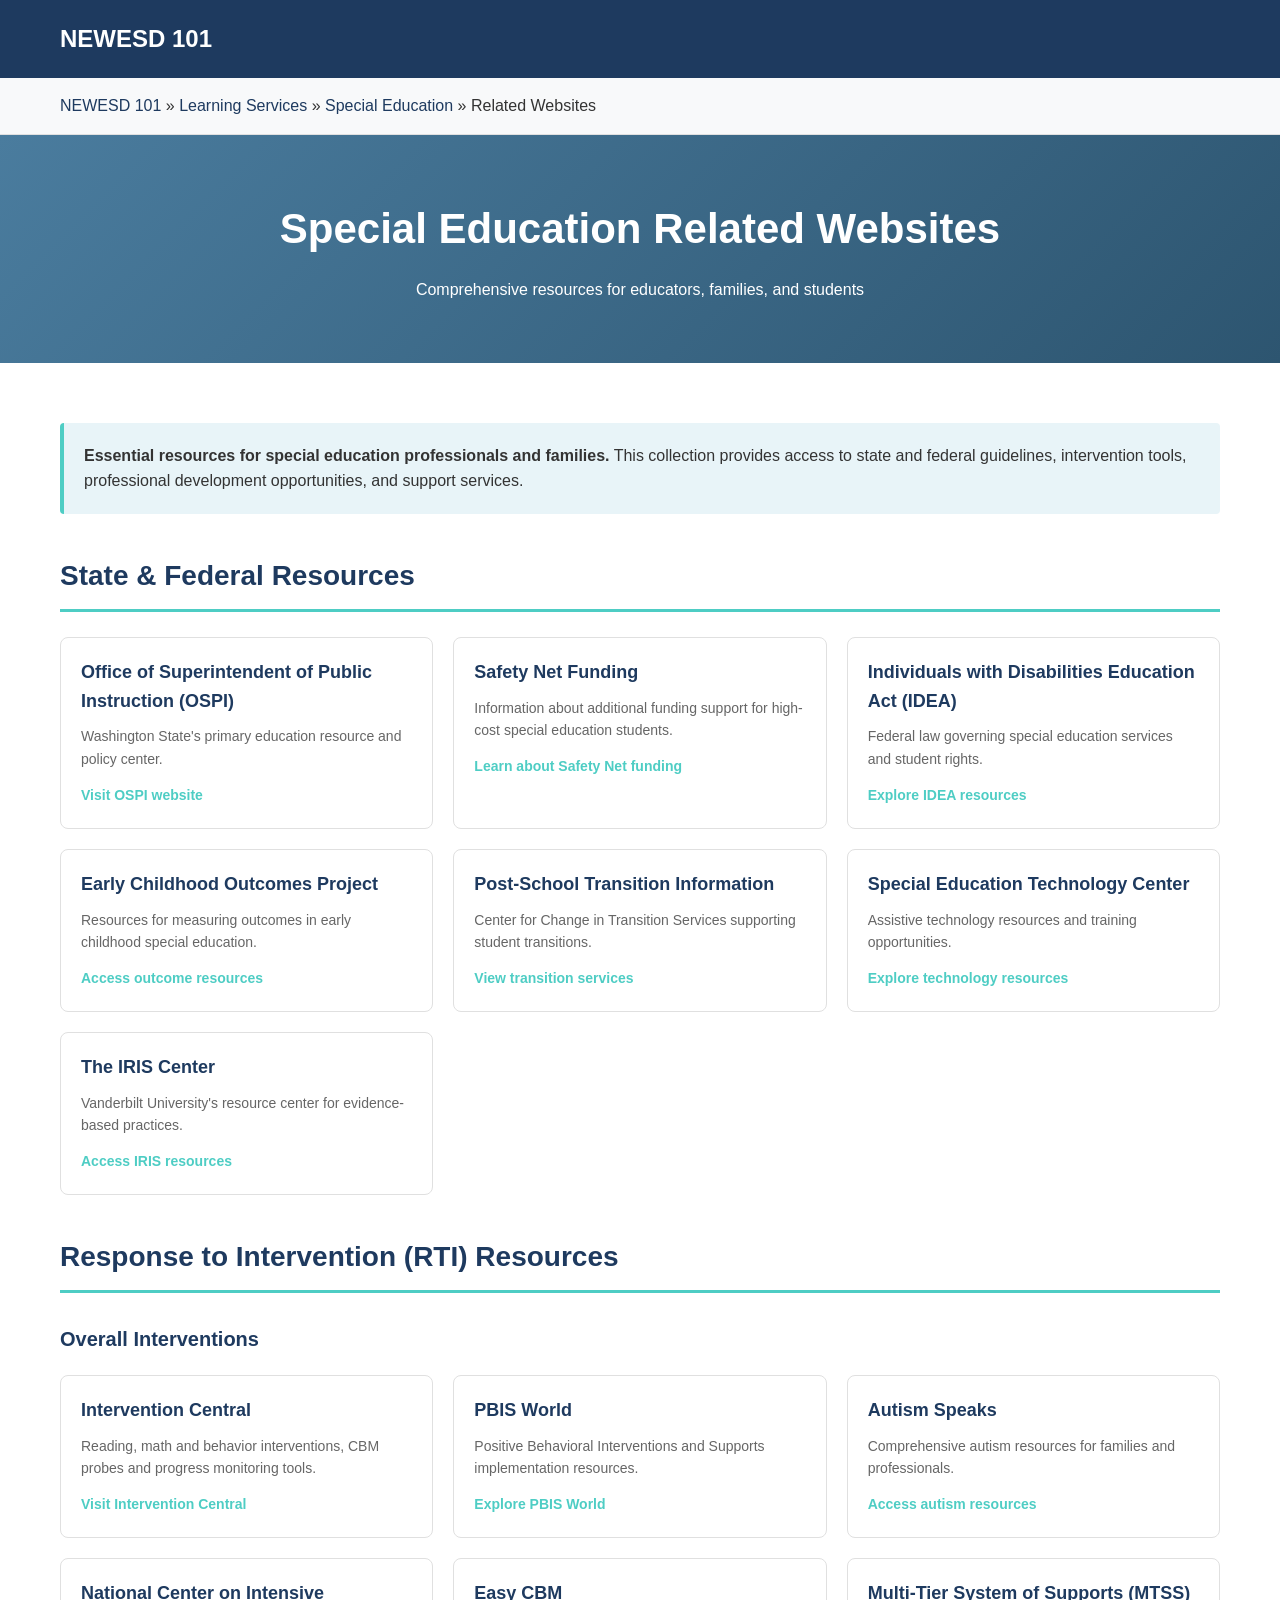
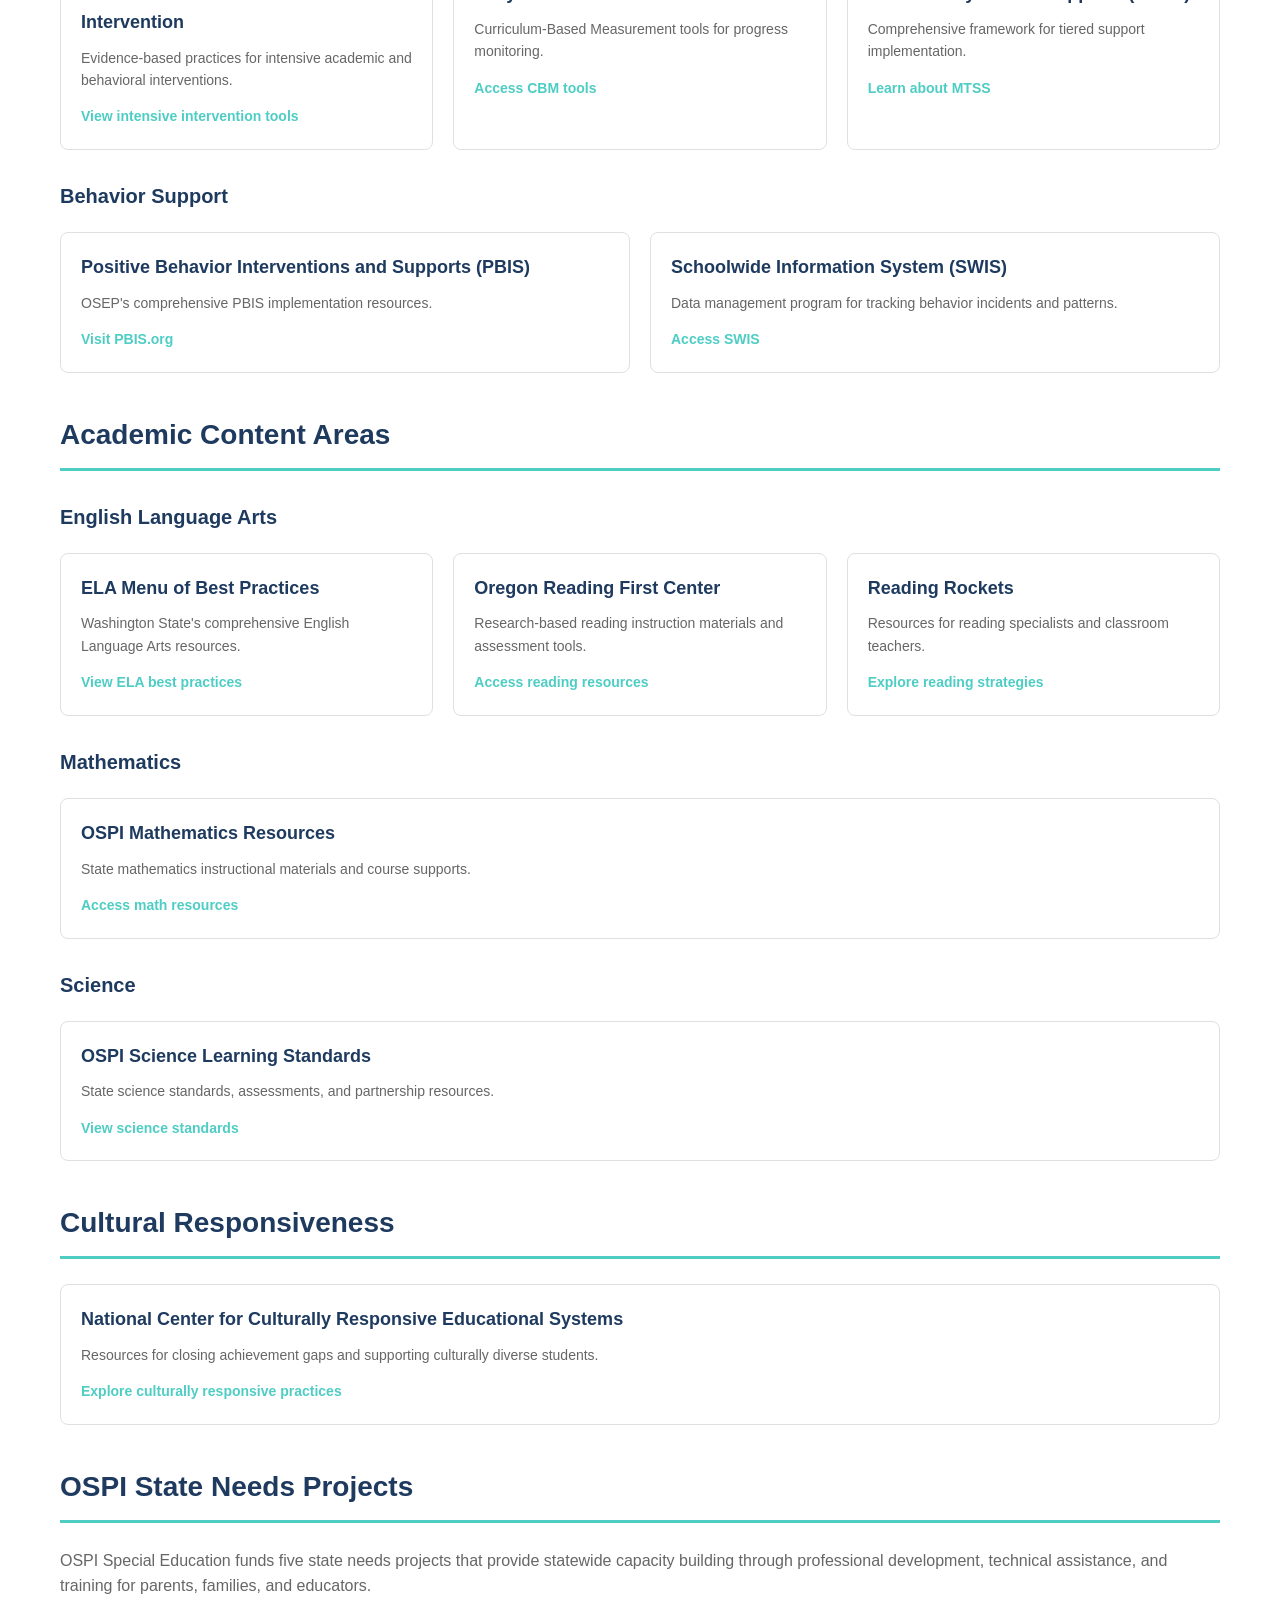
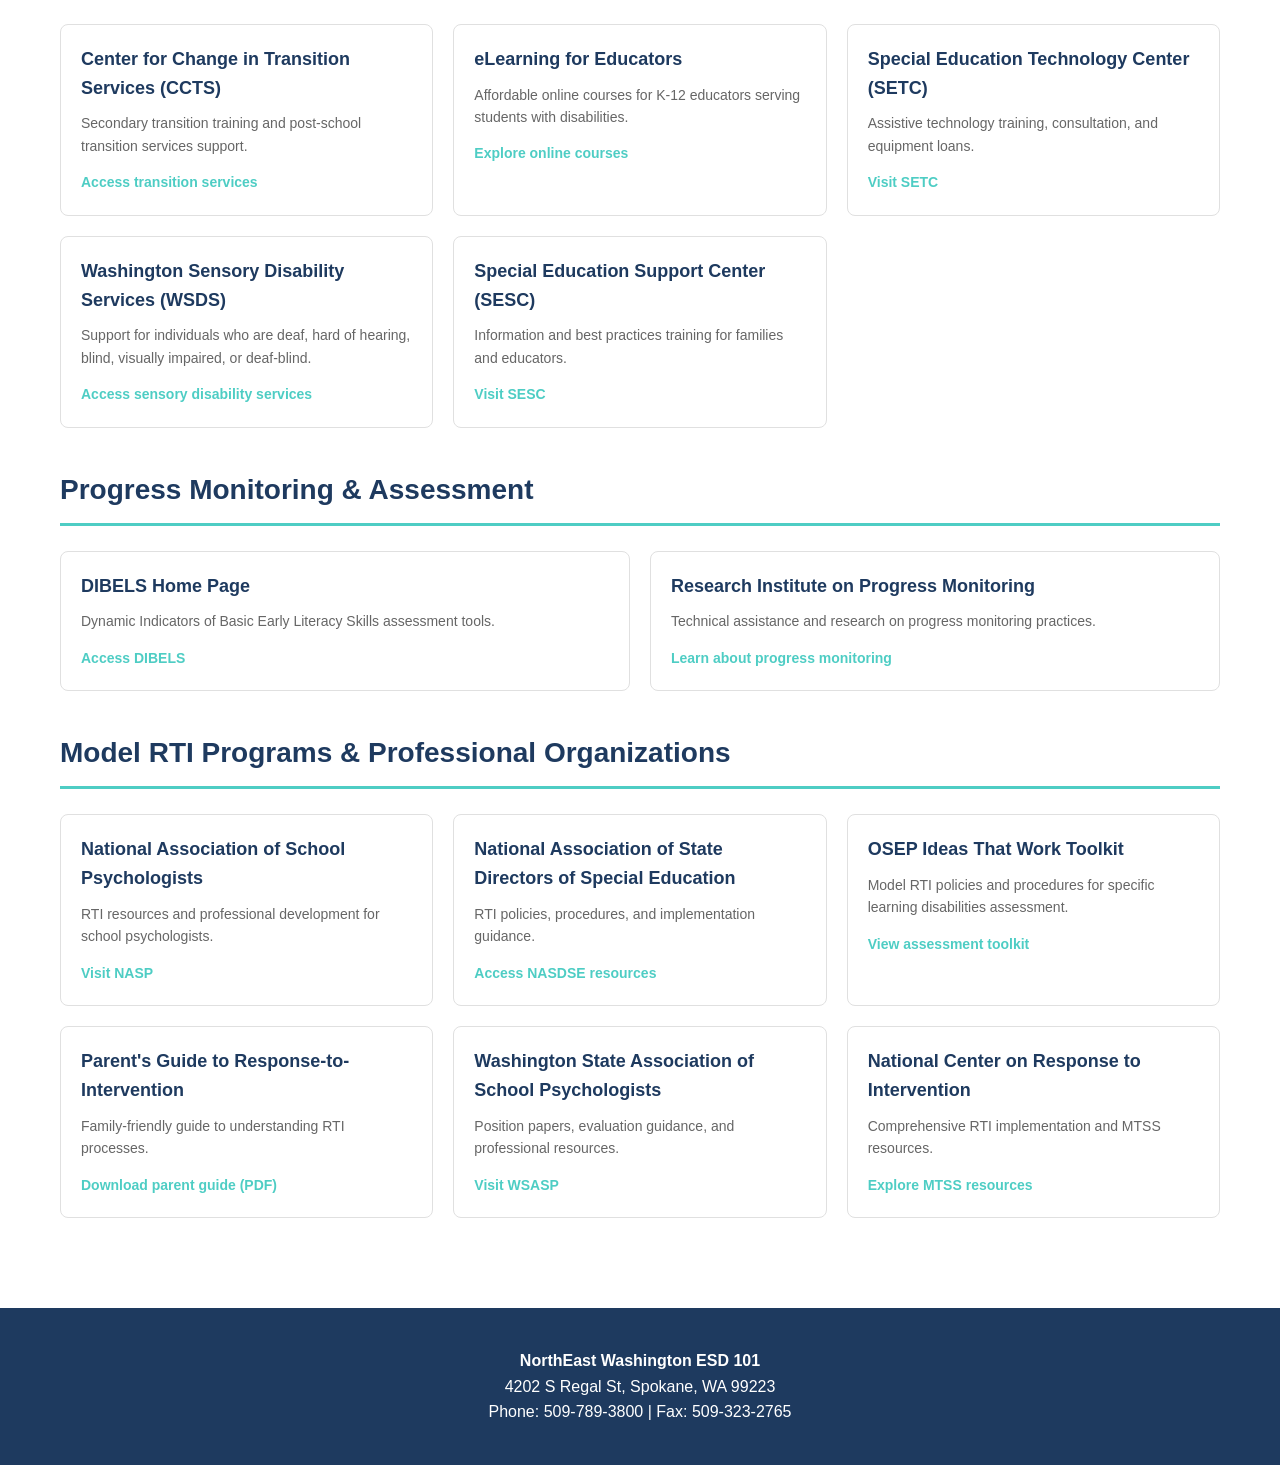
<file: assets/portfolio/WebDesign/newesd101/Special Education Resources/SpecialEducationResources.html>
<!DOCTYPE html>
<html lang="en">
<head>
    <meta charset="UTF-8">
    <meta name="viewport" content="width=device-width, initial-scale=1.0">
    <title>Special Education Related Websites - NEWESD 101</title>
    <style>
        * {
            margin: 0;
            padding: 0;
            box-sizing: border-box;
        }

        body {
            font-family: -apple-system, BlinkMacSystemFont, 'Segoe UI', Roboto, Oxygen, Ubuntu, Cantarell, sans-serif;
            line-height: 1.6;
            color: #333;
        }

        .container {
            max-width: 1200px;
            margin: 0 auto;
            padding: 0 20px;
        }

        header {
            background: #1e3a5f;
            color: white;
            padding: 20px 0;
            box-shadow: 0 2px 5px rgba(0,0,0,0.1);
        }

        .logo {
            font-size: 24px;
            font-weight: bold;
        }

        .breadcrumb {
            background: #f8f9fa;
            padding: 15px 0;
            border-bottom: 1px solid #e0e0e0;
        }

        .breadcrumb a {
            color: #1e3a5f;
            text-decoration: none;
        }

        .breadcrumb a:hover {
            text-decoration: underline;
        }

        .hero {
            background: linear-gradient(135deg, #4a7c9e 0%, #2d5570 100%);
            color: white;
            padding: 60px 0;
            text-align: center;
        }

        .hero h1 {
            font-size: 42px;
            margin-bottom: 15px;
        }

        .content-section {
            padding: 60px 0;
        }

        .section-title {
            font-size: 28px;
            color: #1e3a5f;
            margin: 40px 0 25px 0;
            padding-bottom: 10px;
            border-bottom: 3px solid #4ecdc4;
        }

        .section-title:first-of-type {
            margin-top: 0;
        }

        .link-grid {
            display: grid;
            grid-template-columns: repeat(auto-fit, minmax(350px, 1fr));
            gap: 20px;
            margin-bottom: 30px;
        }

        .link-card {
            background: white;
            border: 1px solid #e0e0e0;
            border-radius: 8px;
            padding: 20px;
            transition: all 0.3s;
        }

        .link-card:hover {
            box-shadow: 0 4px 12px rgba(0,0,0,0.1);
            transform: translateY(-2px);
        }

        .link-card h3 {
            color: #1e3a5f;
            font-size: 18px;
            margin-bottom: 10px;
        }

        .link-card p {
            color: #666;
            font-size: 14px;
            margin-bottom: 12px;
        }

        .link-card a {
            color: #4ecdc4;
            text-decoration: none;
            font-weight: 600;
            font-size: 14px;
        }

        .link-card a:hover {
            color: #3db8af;
            text-decoration: underline;
        }

        .intro-text {
            background: #e8f4f8;
            border-left: 4px solid #4ecdc4;
            padding: 20px;
            margin-bottom: 40px;
            border-radius: 4px;
        }

        footer {
            background: #1e3a5f;
            color: white;
            padding: 40px 0;
            text-align: center;
        }

        @media (max-width: 768px) {
            .hero h1 {
                font-size: 32px;
            }

            .link-grid {
                grid-template-columns: 1fr;
            }
        }
    </style>
</head>
<body>
    <header>
        <nav class="container">
            <div class="logo">NEWESD 101</div>
        </nav>
    </header>

    <div class="breadcrumb">
        <div class="container">
            <a href="/">NEWESD 101</a> » 
            <a href="/learning">Learning Services</a> » 
            <a href="/learning/special_education">Special Education</a> » 
            Related Websites
        </div>
    </div>

    <section class="hero">
        <div class="container">
            <h1>Special Education Related Websites</h1>
            <p>Comprehensive resources for educators, families, and students</p>
        </div>
    </section>

    <section class="content-section">
        <div class="container">
            <div class="intro-text">
                <p><strong>Essential resources for special education professionals and families.</strong> This collection provides access to state and federal guidelines, intervention tools, professional development opportunities, and support services.</p>
            </div>

            <h2 class="section-title">State & Federal Resources</h2>
            <div class="link-grid">
                <div class="link-card">
                    <h3>Office of Superintendent of Public Instruction (OSPI)</h3>
                    <p>Washington State's primary education resource and policy center.</p>
                    <a href="http://www.k12.wa.us/">Visit OSPI website</a>
                </div>

                <div class="link-card">
                    <h3>Safety Net Funding</h3>
                    <p>Information about additional funding support for high-cost special education students.</p>
                    <a href="http://www.k12.wa.us/SpecialEd/Finance-Grants/SafetyNet.aspx">Learn about Safety Net funding</a>
                </div>

                <div class="link-card">
                    <h3>Individuals with Disabilities Education Act (IDEA)</h3>
                    <p>Federal law governing special education services and student rights.</p>
                    <a href="https://sites.ed.gov/idea/">Explore IDEA resources</a>
                </div>

                <div class="link-card">
                    <h3>Early Childhood Outcomes Project</h3>
                    <p>Resources for measuring outcomes in early childhood special education.</p>
                    <a href="http://www.k12.wa.us/specialed/EarlyChildhood/Outcomes.aspx">Access outcome resources</a>
                </div>

                <div class="link-card">
                    <h3>Post-School Transition Information</h3>
                    <p>Center for Change in Transition Services supporting student transitions.</p>
                    <a href="http://www.seattleu.edu/ccts/">View transition services</a>
                </div>

                <div class="link-card">
                    <h3>Special Education Technology Center</h3>
                    <p>Assistive technology resources and training opportunities.</p>
                    <a href="http://www.cwu.edu/~setc/">Explore technology resources</a>
                </div>

                <div class="link-card">
                    <h3>The IRIS Center</h3>
                    <p>Vanderbilt University's resource center for evidence-based practices.</p>
                    <a href="http://iris.peabody.vanderbilt.edu">Access IRIS resources</a>
                </div>
            </div>

            <h2 class="section-title">Response to Intervention (RTI) Resources</h2>
            
            <h3 style="color: #1e3a5f; margin: 30px 0 20px 0; font-size: 20px;">Overall Interventions</h3>
            <div class="link-grid">
                <div class="link-card">
                    <h3>Intervention Central</h3>
                    <p>Reading, math and behavior interventions, CBM probes and progress monitoring tools.</p>
                    <a href="http://www.interventioncentral.org/">Visit Intervention Central</a>
                </div>

                <div class="link-card">
                    <h3>PBIS World</h3>
                    <p>Positive Behavioral Interventions and Supports implementation resources.</p>
                    <a href="http://www.pbisworld.com/">Explore PBIS World</a>
                </div>

                <div class="link-card">
                    <h3>Autism Speaks</h3>
                    <p>Comprehensive autism resources for families and professionals.</p>
                    <a href="https://www.autismspeaks.org/">Access autism resources</a>
                </div>

                <div class="link-card">
                    <h3>National Center on Intensive Intervention</h3>
                    <p>Evidence-based practices for intensive academic and behavioral interventions.</p>
                    <a href="http://www.intensiveintervention.org/">View intensive intervention tools</a>
                </div>

                <div class="link-card">
                    <h3>Easy CBM</h3>
                    <p>Curriculum-Based Measurement tools for progress monitoring.</p>
                    <a href="https://www.easycbm.com/">Access CBM tools</a>
                </div>

                <div class="link-card">
                    <h3>Multi-Tier System of Supports (MTSS)</h3>
                    <p>Comprehensive framework for tiered support implementation.</p>
                    <a href="http://www.rtinetwork.org/essential/tieredinstruction/tier2/whats-your-plan-accurate-decision-making-within-a-multi-tier-system-of-supports-critical-areas-in-tier-2">Learn about MTSS</a>
                </div>
            </div>

            <h3 style="color: #1e3a5f; margin: 30px 0 20px 0; font-size: 20px;">Behavior Support</h3>
            <div class="link-grid">
                <div class="link-card">
                    <h3>Positive Behavior Interventions and Supports (PBIS)</h3>
                    <p>OSEP's comprehensive PBIS implementation resources.</p>
                    <a href="http://www.pbis.org/">Visit PBIS.org</a>
                </div>

                <div class="link-card">
                    <h3>Schoolwide Information System (SWIS)</h3>
                    <p>Data management program for tracking behavior incidents and patterns.</p>
                    <a href="http://www.swis.org/">Access SWIS</a>
                </div>
            </div>

            <h2 class="section-title">Academic Content Areas</h2>

            <h3 style="color: #1e3a5f; margin: 30px 0 20px 0; font-size: 20px;">English Language Arts</h3>
            <div class="link-grid">
                <div class="link-card">
                    <h3>ELA Menu of Best Practices</h3>
                    <p>Washington State's comprehensive English Language Arts resources.</p>
                    <a href="http://www.k12.wa.us/SSEO/ELAMenuBestPractices.aspx">View ELA best practices</a>
                </div>

                <div class="link-card">
                    <h3>Oregon Reading First Center</h3>
                    <p>Research-based reading instruction materials and assessment tools.</p>
                    <a href="http://oregonreadingfirst.uoregon.edu/">Access reading resources</a>
                </div>

                <div class="link-card">
                    <h3>Reading Rockets</h3>
                    <p>Resources for reading specialists and classroom teachers.</p>
                    <a href="http://www.readingrockets.org/">Explore reading strategies</a>
                </div>
            </div>

            <h3 style="color: #1e3a5f; margin: 30px 0 20px 0; font-size: 20px;">Mathematics</h3>
            <div class="link-grid">
                <div class="link-card">
                    <h3>OSPI Mathematics Resources</h3>
                    <p>State mathematics instructional materials and course supports.</p>
                    <a href="http://k12.wa.us/Mathematics/Resources.aspx">Access math resources</a>
                </div>
            </div>

            <h3 style="color: #1e3a5f; margin: 30px 0 20px 0; font-size: 20px;">Science</h3>
            <div class="link-grid">
                <div class="link-card">
                    <h3>OSPI Science Learning Standards</h3>
                    <p>State science standards, assessments, and partnership resources.</p>
                    <a href="http://k12.wa.us/Science/default.aspx">View science standards</a>
                </div>
            </div>

            <h2 class="section-title">Cultural Responsiveness</h2>
            <div class="link-grid">
                <div class="link-card">
                    <h3>National Center for Culturally Responsive Educational Systems</h3>
                    <p>Resources for closing achievement gaps and supporting culturally diverse students.</p>
                    <a href="https://nccrest.weebly.com/">Explore culturally responsive practices</a>
                </div>
            </div>

            <h2 class="section-title">OSPI State Needs Projects</h2>
            <p style="margin-bottom: 25px; color: #666;">OSPI Special Education funds five state needs projects that provide statewide capacity building through professional development, technical assistance, and training for parents, families, and educators.</p>
            
            <div class="link-grid">
                <div class="link-card">
                    <h3>Center for Change in Transition Services (CCTS)</h3>
                    <p>Secondary transition training and post-school transition services support.</p>
                    <a href="https://www.seattleu.edu/ccts/">Access transition services</a>
                </div>

                <div class="link-card">
                    <h3>eLearning for Educators</h3>
                    <p>Affordable online courses for K-12 educators serving students with disabilities.</p>
                    <a href="http://www.evergreen.edu/elearningforeducators/">Explore online courses</a>
                </div>

                <div class="link-card">
                    <h3>Special Education Technology Center (SETC)</h3>
                    <p>Assistive technology training, consultation, and equipment loans.</p>
                    <a href="http://www.specialedtechcenter.org/">Visit SETC</a>
                </div>

                <div class="link-card">
                    <h3>Washington Sensory Disability Services (WSDS)</h3>
                    <p>Support for individuals who are deaf, hard of hearing, blind, visually impaired, or deaf-blind.</p>
                    <a href="http://www.wsdsonline.org/">Access sensory disability services</a>
                </div>

                <div class="link-card">
                    <h3>Special Education Support Center (SESC)</h3>
                    <p>Information and best practices training for families and educators.</p>
                    <a href="http://specialeducationsupportcenter.org/">Visit SESC</a>
                </div>
            </div>

            <h2 class="section-title">Progress Monitoring & Assessment</h2>
            <div class="link-grid">
                <div class="link-card">
                    <h3>DIBELS Home Page</h3>
                    <p>Dynamic Indicators of Basic Early Literacy Skills assessment tools.</p>
                    <a href="http://dibels.uoregon.edu">Access DIBELS</a>
                </div>

                <div class="link-card">
                    <h3>Research Institute on Progress Monitoring</h3>
                    <p>Technical assistance and research on progress monitoring practices.</p>
                    <a href="http://www.progressmonitoring.org/">Learn about progress monitoring</a>
                </div>
            </div>

            <h2 class="section-title">Model RTI Programs & Professional Organizations</h2>
            <div class="link-grid">
                <div class="link-card">
                    <h3>National Association of School Psychologists</h3>
                    <p>RTI resources and professional development for school psychologists.</p>
                    <a href="http://www.nasponline.org/">Visit NASP</a>
                </div>

                <div class="link-card">
                    <h3>National Association of State Directors of Special Education</h3>
                    <p>RTI policies, procedures, and implementation guidance.</p>
                    <a href="http://www.nasdse.org/">Access NASDSE resources</a>
                </div>

                <div class="link-card">
                    <h3>OSEP Ideas That Work Toolkit</h3>
                    <p>Model RTI policies and procedures for specific learning disabilities assessment.</p>
                    <a href="https://www.osepideasthatwork.org/node/103">View assessment toolkit</a>
                </div>

                <div class="link-card">
                    <h3>Parent's Guide to Response-to-Intervention</h3>
                    <p>Family-friendly guide to understanding RTI processes.</p>
                    <a href="https://www.understood.org/~/media/acc8e8c166c7432582494ece864cb16c.pdf">Download parent guide (PDF)</a>
                </div>

                <div class="link-card">
                    <h3>Washington State Association of School Psychologists</h3>
                    <p>Position papers, evaluation guidance, and professional resources.</p>
                    <a href="http://www.wsasp.org/">Visit WSASP</a>
                </div>

                <div class="link-card">
                    <h3>National Center on Response to Intervention</h3>
                    <p>Comprehensive RTI implementation and MTSS resources.</p>
                    <a href="https://mtss4success.org/">Explore MTSS resources</a>
                </div>
            </div>
        </div>
    </section>

    <footer>
        <div class="container">
            <p><strong>NorthEast Washington ESD 101</strong></p>
            <p>4202 S Regal St, Spokane, WA 99223</p>
            <p>Phone: 509-789-3800 | Fax: 509-323-2765</p>
        </div>
    </footer>
</body>
</html>
</file>
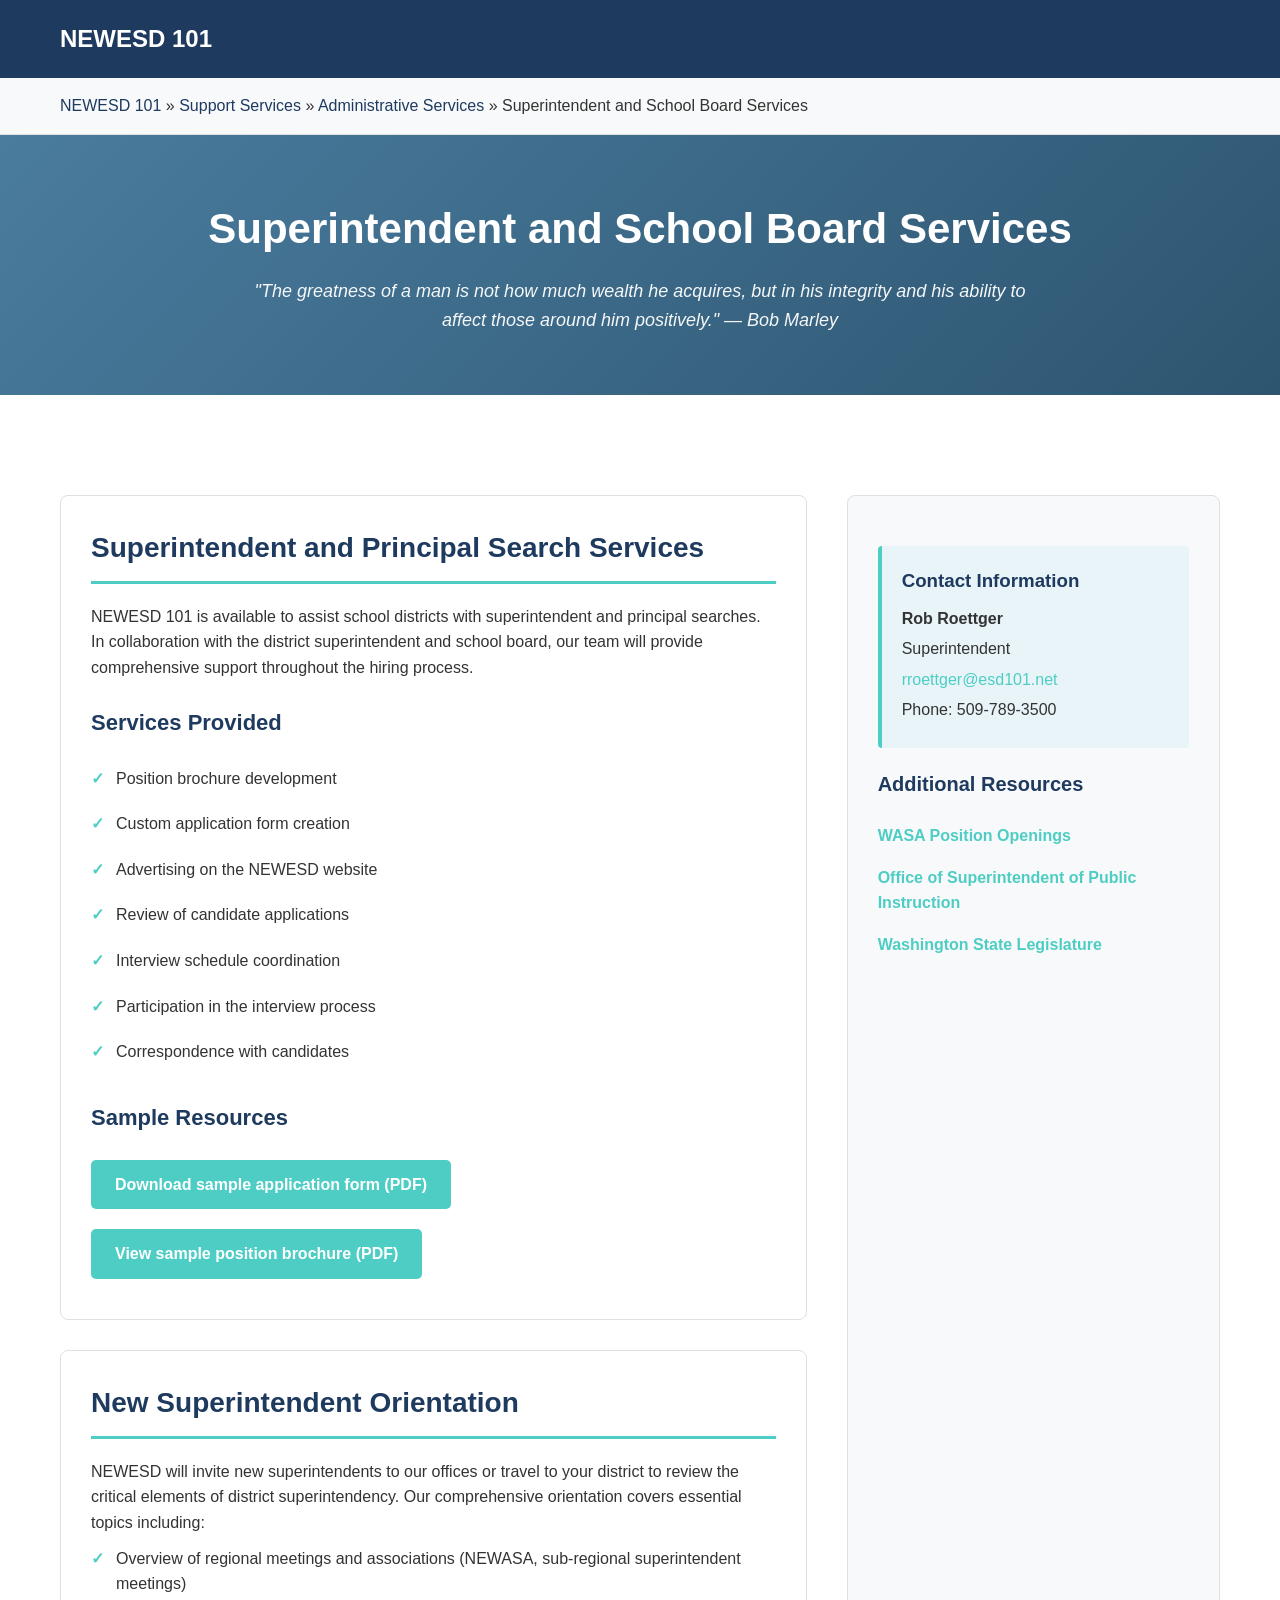
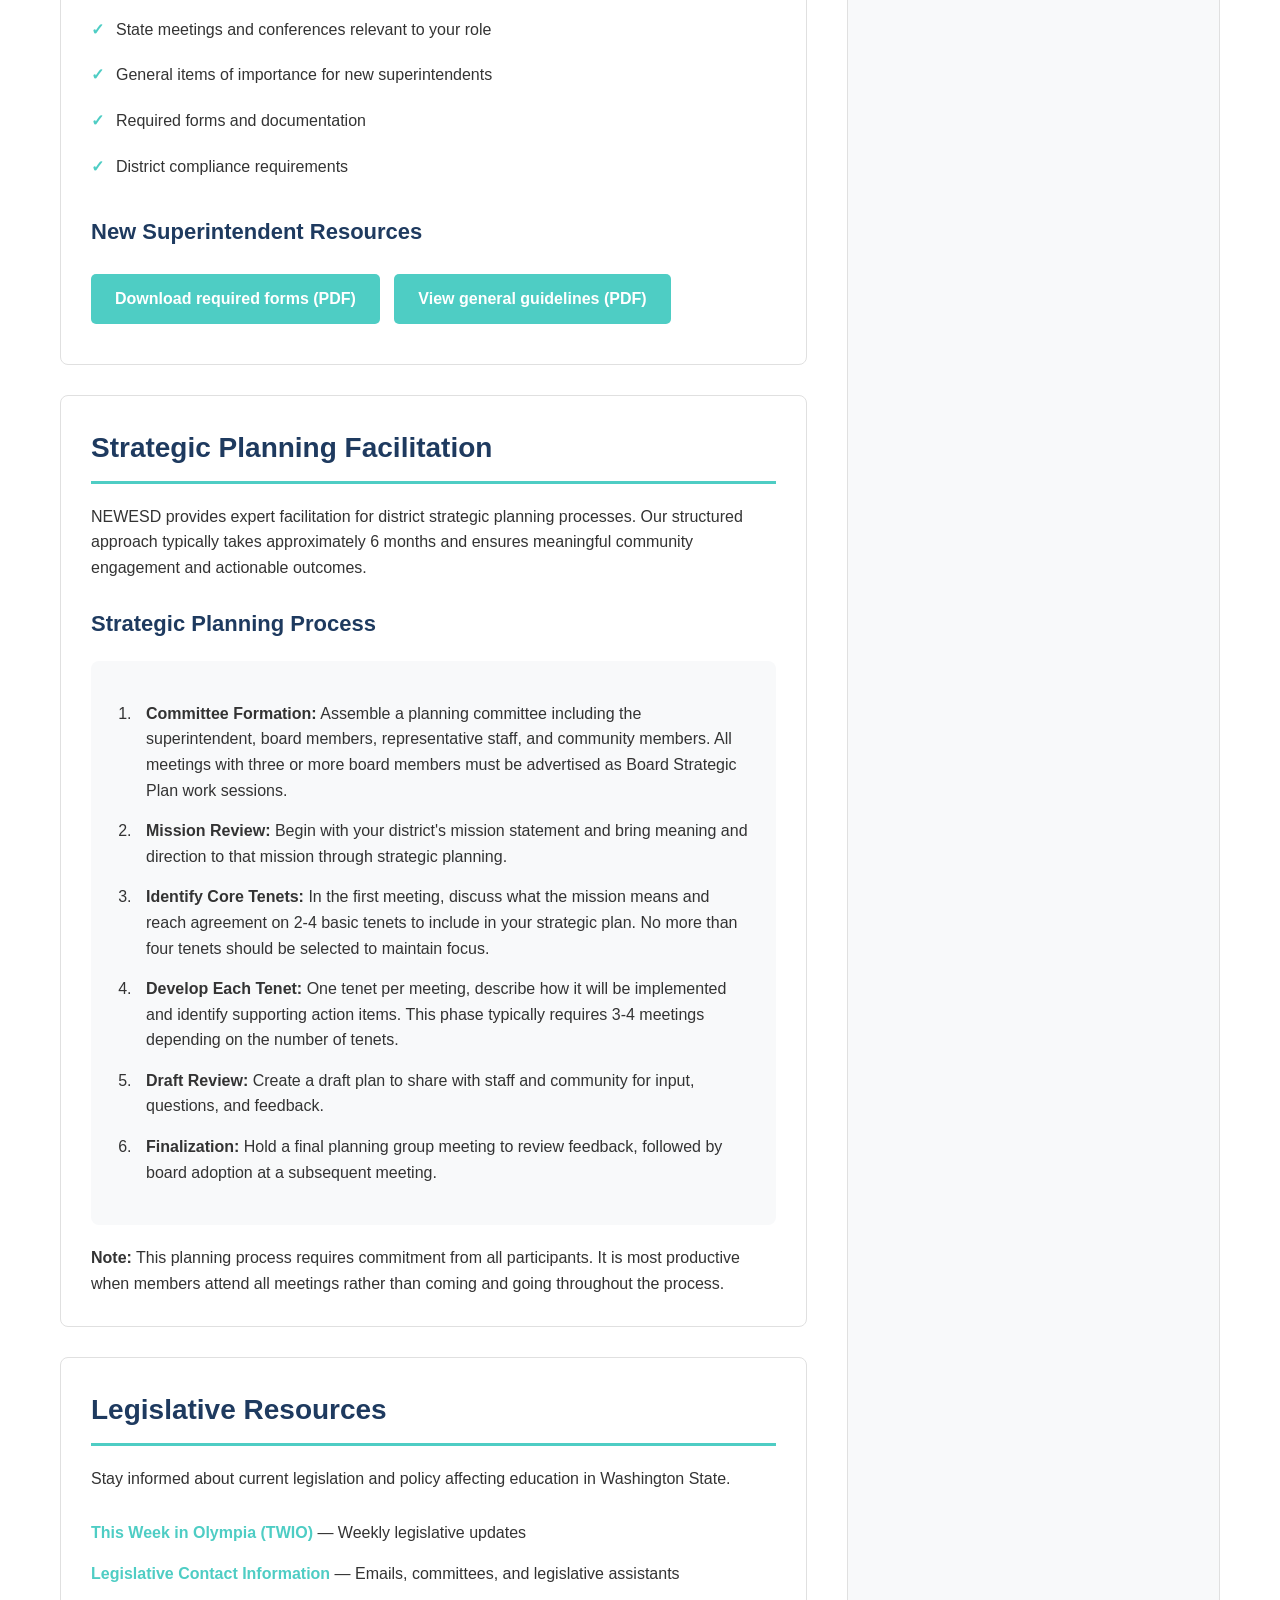
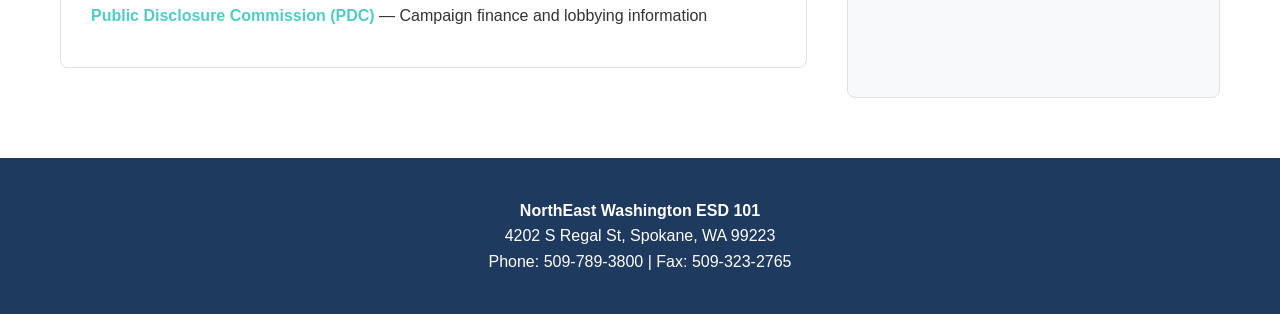
<file: assets/portfolio/WebDesign/newesd101/Superintendent&SchoolBoardServices/SISBS.html>
<!DOCTYPE html>
<html lang="en">
<head>
    <meta charset="UTF-8">
    <meta name="viewport" content="width=device-width, initial-scale=1.0">
    <title>Superintendent and School Board Services - NEWESD 101</title>
    <style>
        * {
            margin: 0;
            padding: 0;
            box-sizing: border-box;
        }

        body {
            font-family: -apple-system, BlinkMacSystemFont, 'Segoe UI', Roboto, Oxygen, Ubuntu, Cantarell, sans-serif;
            line-height: 1.6;
            color: #333;
        }

        .container {
            max-width: 1200px;
            margin: 0 auto;
            padding: 0 20px;
        }

        header {
            background: #1e3a5f;
            color: white;
            padding: 20px 0;
            box-shadow: 0 2px 5px rgba(0,0,0,0.1);
        }

        .logo {
            font-size: 24px;
            font-weight: bold;
        }

        .breadcrumb {
            background: #f8f9fa;
            padding: 15px 0;
            border-bottom: 1px solid #e0e0e0;
        }

        .breadcrumb a {
            color: #1e3a5f;
            text-decoration: none;
        }

        .breadcrumb a:hover {
            text-decoration: underline;
        }

        .hero {
            background: linear-gradient(135deg, #4a7c9e 0%, #2d5570 100%);
            color: white;
            padding: 60px 0;
            text-align: center;
        }

        .hero h1 {
            font-size: 42px;
            margin-bottom: 15px;
        }

        .hero .quote {
            font-style: italic;
            font-size: 18px;
            opacity: 0.95;
            max-width: 800px;
            margin: 0 auto;
        }

        .content-section {
            padding: 60px 0;
        }

        .services-grid {
            display: grid;
            grid-template-columns: 2fr 1fr;
            gap: 40px;
            margin-top: 40px;
        }

        .service-main {
            background: white;
        }

        .service-sidebar {
            background: #f8f9fa;
            padding: 30px;
            border-radius: 8px;
            border: 1px solid #e0e0e0;
        }

        .service-card {
            background: white;
            border: 1px solid #e0e0e0;
            border-radius: 8px;
            padding: 30px;
            margin-bottom: 30px;
        }

        .service-card h2 {
            color: #1e3a5f;
            font-size: 28px;
            margin-bottom: 20px;
            padding-bottom: 10px;
            border-bottom: 3px solid #4ecdc4;
        }

        .service-card h3 {
            color: #1e3a5f;
            font-size: 22px;
            margin: 25px 0 15px 0;
        }

        .service-list {
            list-style: none;
            padding-left: 0;
        }

        .service-list li {
            padding: 10px 0;
            padding-left: 25px;
            position: relative;
        }

        .service-list li:before {
            content: "✓";
            position: absolute;
            left: 0;
            color: #4ecdc4;
            font-weight: bold;
        }

        .contact-box {
            background: #e8f4f8;
            border-left: 4px solid #4ecdc4;
            padding: 20px;
            margin: 20px 0;
            border-radius: 4px;
        }

        .contact-box h3 {
            color: #1e3a5f;
            margin-bottom: 10px;
        }

        .contact-box p {
            margin: 5px 0;
        }

        .contact-box a {
            color: #4ecdc4;
            text-decoration: none;
        }

        .contact-box a:hover {
            text-decoration: underline;
        }

        .resource-links {
            margin-top: 20px;
        }

        .resource-links h3 {
            color: #1e3a5f;
            margin-bottom: 15px;
            font-size: 20px;
        }

        .resource-links ul {
            list-style: none;
            padding: 0;
        }

        .resource-links li {
            padding: 8px 0;
        }

        .resource-links a {
            color: #4ecdc4;
            text-decoration: none;
            font-weight: 600;
        }

        .resource-links a:hover {
            color: #3db8af;
            text-decoration: underline;
        }

        .download-btn {
            display: inline-block;
            padding: 12px 24px;
            background: #4ecdc4;
            color: white;
            text-decoration: none;
            border-radius: 5px;
            font-weight: 600;
            margin: 10px 10px 10px 0;
            transition: all 0.3s;
        }

        .download-btn:hover {
            background: #3db8af;
            transform: translateY(-2px);
        }

        .process-steps {
            background: #f8f9fa;
            padding: 25px;
            border-radius: 8px;
            margin: 20px 0;
        }

        .process-steps ol {
            padding-left: 20px;
        }

        .process-steps li {
            margin: 15px 0;
            padding-left: 10px;
        }

        footer {
            background: #1e3a5f;
            color: white;
            padding: 40px 0;
            text-align: center;
        }

        @media (max-width: 968px) {
            .services-grid {
                grid-template-columns: 1fr;
            }

            .hero h1 {
                font-size: 32px;
            }
        }
    </style>
</head>
<body>
    <header>
        <nav class="container">
            <div class="logo">NEWESD 101</div>
        </nav>
    </header>

    <div class="breadcrumb">
        <div class="container">
            <a href="/">NEWESD 101</a> » 
            <a href="/services">Support Services</a> » 
            <a href="/services/administrative">Administrative Services</a> » 
            Superintendent and School Board Services
        </div>
    </div>

    <section class="hero">
        <div class="container">
            <h1>Superintendent and School Board Services</h1>
            <p class="quote">"The greatness of a man is not how much wealth he acquires, but in his integrity and his ability to affect those around him positively." — Bob Marley</p>
        </div>
    </section>

    <section class="content-section">
        <div class="container">
            <div class="services-grid">
                <div class="service-main">
                    <div class="service-card">
                        <h2>Superintendent and Principal Search Services</h2>
                        <p>NEWESD 101 is available to assist school districts with superintendent and principal searches. In collaboration with the district superintendent and school board, our team will provide comprehensive support throughout the hiring process.</p>

                        <h3>Services Provided</h3>
                        <ul class="service-list">
                            <li>Position brochure development</li>
                            <li>Custom application form creation</li>
                            <li>Advertising on the NEWESD website</li>
                            <li>Review of candidate applications</li>
                            <li>Interview schedule coordination</li>
                            <li>Participation in the interview process</li>
                            <li>Correspondence with candidates</li>
                        </ul>

                        <h3>Sample Resources</h3>
                        <a href="/UserFiles/Servers/Server_520831/File/Superintendent and School Board/Fillable application.pdf" class="download-btn">Download sample application form (PDF)</a>
                        <a href="/UserFiles/Servers/Server_520831/File/Superintendent and School Board/Colton Draft Sup Hiring Flyer.pdf" class="download-btn">View sample position brochure (PDF)</a>
                    </div>

                    <div class="service-card">
                        <h2>New Superintendent Orientation</h2>
                        <p>NEWESD will invite new superintendents to our offices or travel to your district to review the critical elements of district superintendency. Our comprehensive orientation covers essential topics including:</p>

                        <ul class="service-list">
                            <li>Overview of regional meetings and associations (NEWASA, sub-regional superintendent meetings)</li>
                            <li>State meetings and conferences relevant to your role</li>
                            <li>General items of importance for new superintendents</li>
                            <li>Required forms and documentation</li>
                            <li>District compliance requirements</li>
                        </ul>

                        <h3>New Superintendent Resources</h3>
                        <a href="/UserFiles/Servers/Server_520831/File/Superintendent and School Board/2018 Supt Forms.pdf" class="download-btn">Download required forms (PDF)</a>
                        <a href="/UserFiles/Servers/Server_520831/File/Superintendent and School Board/2018 General Items of Interest.pdf" class="download-btn">View general guidelines (PDF)</a>
                    </div>

                    <div class="service-card">
                        <h2>Strategic Planning Facilitation</h2>
                        <p>NEWESD provides expert facilitation for district strategic planning processes. Our structured approach typically takes approximately 6 months and ensures meaningful community engagement and actionable outcomes.</p>

                        <h3>Strategic Planning Process</h3>
                        <div class="process-steps">
                            <ol>
                                <li><strong>Committee Formation:</strong> Assemble a planning committee including the superintendent, board members, representative staff, and community members. All meetings with three or more board members must be advertised as Board Strategic Plan work sessions.</li>
                                
                                <li><strong>Mission Review:</strong> Begin with your district's mission statement and bring meaning and direction to that mission through strategic planning.</li>
                                
                                <li><strong>Identify Core Tenets:</strong> In the first meeting, discuss what the mission means and reach agreement on 2-4 basic tenets to include in your strategic plan. No more than four tenets should be selected to maintain focus.</li>
                                
                                <li><strong>Develop Each Tenet:</strong> One tenet per meeting, describe how it will be implemented and identify supporting action items. This phase typically requires 3-4 meetings depending on the number of tenets.</li>
                                
                                <li><strong>Draft Review:</strong> Create a draft plan to share with staff and community for input, questions, and feedback.</li>
                                
                                <li><strong>Finalization:</strong> Hold a final planning group meeting to review feedback, followed by board adoption at a subsequent meeting.</li>
                            </ol>
                        </div>

                        <p><strong>Note:</strong> This planning process requires commitment from all participants. It is most productive when members attend all meetings rather than coming and going throughout the process.</p>
                    </div>

                    <div class="service-card">
                        <h2>Legislative Resources</h2>
                        <p>Stay informed about current legislation and policy affecting education in Washington State.</p>

                        <div class="resource-links">
                            <ul>
                                <li><a href="http://wasa-oly.org/wasa/WASA/4_0_Government_Relations/This_Week_in_Olympia_-_TWIO/TWIO.aspx">This Week in Olympia (TWIO)</a> — Weekly legislative updates</li>
                                <li><a href="http://app.leg.wa.gov/rosters/">Legislative Contact Information</a> — Emails, committees, and legislative assistants</li>
                                <li><a href="http://www.pdc.wa.gov">Public Disclosure Commission (PDC)</a> — Campaign finance and lobbying information</li>
                            </ul>
                        </div>
                    </div>
                </div>

                <div class="service-sidebar">
                    <div class="contact-box">
                        <h3>Contact Information</h3>
                        <p><strong>Rob Roettger</strong></p>
                        <p>Superintendent</p>
                        <p><a href="mailto:rroettger@esd101.net">rroettger@esd101.net</a></p>
                        <p>Phone: 509-789-3500</p>
                    </div>

                    <div class="resource-links">
                        <h3>Additional Resources</h3>
                        <ul>
                            <li><a href="http://wasa-oly.org/wasa/WASA/WASA_Services/Career_Connection/WASA/CareerConnections/Career_Connection_Instructions.aspx">WASA Position Openings</a></li>
                            <li><a href="http://www.k12.wa.us">Office of Superintendent of Public Instruction</a></li>
                            <li><a href="http://www.leg.wa.gov">Washington State Legislature</a></li>
                        </ul>
                    </div>
                </div>
            </div>
        </div>
    </section>

    <footer>
        <div class="container">
            <p><strong>NorthEast Washington ESD 101</strong></p>
            <p>4202 S Regal St, Spokane, WA 99223</p>
            <p>Phone: 509-789-3800 | Fax: 509-323-2765</p>
        </div>
    </footer>
</body>
</html>
</file>
<file: styles.css>
:root {
  --bg-black: #08060f;
  --bg-charcoal: #12101d;
  --surface: rgba(20, 16, 35, 0.85);
  --surface-2: rgba(34, 26, 53, 0.88);
  --purple-deep: #3b1e63;
  --purple-neon: #a855f7;
  --purple-lavender: #d8b4fe;
  --text-main: #f3e8ff;
  --text-dim: #d6bcfa;
  --line: rgba(216, 180, 254, 0.35);
  --shadow-soft: 0 12px 30px rgba(0, 0, 0, 0.5);
  --shadow-purple: 0 0 24px rgba(168, 85, 247, 0.28);
}

* {
  box-sizing: border-box;
}

html,
body {
  width: 100%;
  min-height: 100%;
  margin: 0;
  color: var(--text-main);
  background: var(--bg-black);
  font-family: "Inter", sans-serif;
}

body {
  overflow: hidden;
}

.skip-link {
  position: absolute;
  top: -3rem;
  left: 1rem;
  z-index: 10000;
  padding: 0.5rem 0.75rem;
  border-radius: 0.5rem;
  color: var(--text-main);
  background: #1f1238;
}

.skip-link:focus {
  top: 1rem;
}

.wallpaper {
  position: fixed;
  inset: 0;
  background: radial-gradient(circle at 20% 15%, rgba(168, 85, 247, 0.32), transparent 34%),
    radial-gradient(circle at 80% 80%, rgba(76, 29, 149, 0.34), transparent 40%),
    linear-gradient(140deg, #06030f 0%, #0d0a1a 50%, #110b25 100%);
  overflow: hidden;
}

.stars,
.nebula,
.grain {
  position: absolute;
  inset: 0;
  pointer-events: none;
}

.stars {
  background-image: radial-gradient(circle, rgba(255, 255, 255, 0.5) 0.5px, transparent 1px);
  background-size: 3px 3px;
  opacity: 0.18;
}

.nebula {
  background: radial-gradient(circle at 30% 35%, rgba(168, 85, 247, 0.16), transparent 35%),
    radial-gradient(circle at 65% 20%, rgba(59, 30, 99, 0.3), transparent 45%);
}

.grain {
  background-image: repeating-radial-gradient(circle at 0 0, transparent 0, rgba(255, 255, 255, 0.03) 2px, transparent 4px);
  opacity: 0.3;
  mix-blend-mode: soft-light;
}

.moth {
  position: absolute;
  color: rgba(216, 180, 254, 0.55);
  text-shadow: 0 0 10px rgba(168, 85, 247, 0.35);
  animation: drift 10s ease-in-out infinite;
}

.moth-1 {
  top: 14%;
  right: 18%;
  font-size: 1rem;
}

.moth-2 {
  bottom: 20%;
  left: 10%;
  font-size: 0.8rem;
  animation-delay: 1.6s;
}

.mothman {
  position: absolute;
  right: 1.2rem;
  bottom: 3.22rem;
  width: 3.6rem;
  height: 2.4rem;
  opacity: 0.85;
  user-select: none;
  pointer-events: none;
  z-index: 39;
  overflow: hidden;
}

.mothman-img {
  position: absolute;
  left: 50%;
  top: 0;
  transform: translateX(-50%);
  width: 3.6rem;
  height: auto;
  max-width: none;
  filter: drop-shadow(0 0 8px rgba(168, 85, 247, 0.26));
}

.desktop {
  position: relative;
  z-index: 2;
  height: 100vh;
  width: 100vw;
  display: grid;
  grid-template-rows: 1fr auto;
}

.desktop-intro {
  position: absolute;
  top: 1.25rem;
  right: 1.25rem;
  z-index: 3;
  width: min(25rem, calc(100vw - 19rem));
  padding: 1rem 1.1rem;
  border: 1px solid rgba(216, 180, 254, 0.24);
  border-radius: 1rem;
  background: rgba(15, 11, 27, 0.68);
  backdrop-filter: blur(10px);
  box-shadow: var(--shadow-soft);
}

.desktop-intro-kicker,
.mobile-kicker {
  margin: 0 0 0.35rem;
  color: var(--purple-lavender);
  font-size: 0.8rem;
  letter-spacing: 0.08em;
  text-transform: uppercase;
}

.desktop-intro h1 {
  margin: 0;
  font-family: "Space Grotesk", sans-serif;
  font-size: 1.55rem;
}

.desktop-intro p {
  margin: 0.65rem 0 0;
  color: var(--text-dim);
  line-height: 1.5;
}

.desktop-intro-link,
.mobile-work-link,
.mobile-card-link {
  display: inline-flex;
  align-items: center;
  justify-content: center;
  margin-top: 0.85rem;
  padding: 0.65rem 0.9rem;
  border: 1px solid rgba(216, 180, 254, 0.32);
  border-radius: 999px;
  color: var(--text-main);
  background: rgba(59, 30, 99, 0.48);
  text-decoration: none;
  transition: background-color 160ms ease, border-color 160ms ease, transform 160ms ease;
}

.desktop-intro-link:hover,
.desktop-intro-link:focus-visible,
.mobile-work-link:hover,
.mobile-work-link:focus-visible,
.mobile-card-link:hover,
.mobile-card-link:focus-visible {
  background: rgba(168, 85, 247, 0.28);
  border-color: rgba(216, 180, 254, 0.52);
  outline: none;
  transform: translateY(-1px);
}

.desktop-icons {
  position: absolute;
  top: 1.1rem;
  left: 1.1rem;
  display: grid;
  grid-template-columns: repeat(2, 128px);
  grid-auto-rows: minmax(126px, auto);
  grid-auto-flow: row;
  align-content: start;
  justify-items: stretch;
  gap: 1.1rem;
  padding: 0.35rem;
  width: max-content;
  max-width: calc(100vw - 2.2rem);
}

.desktop-icon {
  display: flex;
  flex-direction: column;
  align-items: center;
  justify-content: center;
  gap: 0.6rem;
  border: 1px solid transparent;
  border-radius: 0.9rem;
  padding: 0.75rem 0.55rem;
  background: transparent;
  color: var(--text-main);
  cursor: pointer;
  text-align: center;
  transition: background-color 160ms ease, border-color 160ms ease, box-shadow 160ms ease;
}

.desktop-icon .icon-art {
  width: 3rem;
  height: 3rem;
  border-radius: 0.85rem;
  display: grid;
  place-items: center;
  font-size: 1.45rem;
  background: linear-gradient(150deg, rgba(59, 30, 99, 0.75), rgba(31, 20, 54, 0.8));
  border: 1px solid rgba(216, 180, 254, 0.24);
  box-shadow: var(--shadow-purple);
}

.desktop-icon[data-app="about"] .icon-art {
  font-size: 0.95rem;
  font-weight: 700;
  letter-spacing: 0.04em;
}

.icon-label {
  font-size: 0.9rem;
  line-height: 1.2;
  text-shadow: 0 1px 2px rgba(0, 0, 0, 0.8);
}

.desktop-icon:hover,
.desktop-icon:focus-visible {
  background: rgba(168, 85, 247, 0.12);
  border-color: rgba(216, 180, 254, 0.4);
  outline: none;
}

.desktop-icon.selected {
  background: rgba(168, 85, 247, 0.22);
  border-color: rgba(216, 180, 254, 0.65);
}

.window-layer {
  position: absolute;
  inset: 0;
  pointer-events: none;
}

.window {
  position: absolute;
  width: min(78rem, 90vw);
  max-height: min(88vh, 63rem);
  min-height: 30rem;
  border-radius: 0.95rem;
  border: 1px solid var(--line);
  background: var(--surface);
  backdrop-filter: blur(10px);
  box-shadow: var(--shadow-soft), var(--shadow-purple);
  pointer-events: auto;
  display: grid;
  grid-template-rows: auto 1fr;
  overflow: hidden;
  animation: windowIn 220ms ease;
}

.window.minimized {
  display: none;
}

.window-header {
  display: flex;
  align-items: center;
  justify-content: space-between;
  gap: 0.6rem;
  padding: 0.65rem 0.8rem;
  cursor: move;
  background: linear-gradient(180deg, rgba(42, 29, 67, 0.95), rgba(28, 19, 48, 0.92));
  border-bottom: 1px solid rgba(216, 180, 254, 0.28);
}

.window-title {
  font-family: "Space Grotesk", sans-serif;
  font-size: 0.9rem;
  letter-spacing: 0.02em;
}

.window-actions {
  display: flex;
  align-items: center;
  gap: 0.35rem;
}

.window-btn {
  width: 1.5rem;
  height: 1.5rem;
  border-radius: 0.45rem;
  border: 1px solid rgba(216, 180, 254, 0.45);
  color: var(--text-main);
  background: rgba(23, 15, 38, 0.8);
  cursor: pointer;
}

.window-btn:hover,
.window-btn:focus-visible {
  background: rgba(168, 85, 247, 0.35);
  outline: none;
}

.window-content {
  overflow: auto;
  padding: 1rem 1.1rem 1.25rem;
  background: linear-gradient(180deg, var(--surface) 0%, var(--surface-2) 100%);
}

.folder-view h2,
.page-view h2 {
  margin: 0;
  font-size: 1.1rem;
  color: #f5d9ff;
}

.folder-help {
  margin: 0.55rem 0 0.9rem;
  color: var(--text-dim);
  font-size: 0.9rem;
}

.folder-list {
  display: grid;
  gap: 0.55rem;
}

.folder-item {
  display: grid;
  gap: 0.2rem;
  text-align: left;
  border: 1px solid rgba(216, 180, 254, 0.26);
  border-radius: 0.7rem;
  padding: 0.7rem 0.75rem;
  background: rgba(14, 10, 26, 0.45);
  color: var(--text-main);
  cursor: pointer;
  transition: border-color 140ms ease, background-color 140ms ease, box-shadow 140ms ease;
}

.folder-item:hover,
.folder-item:focus-visible {
  background: rgba(168, 85, 247, 0.16);
  border-color: rgba(216, 180, 254, 0.5);
  box-shadow: 0 0 16px rgba(168, 85, 247, 0.2);
  outline: none;
}

.folder-item-title {
  font-weight: 600;
  font-size: 0.92rem;
}

.folder-item-summary {
  font-size: 0.83rem;
  color: var(--text-dim);
}

.page-view-header {
  display: flex;
  align-items: center;
  justify-content: space-between;
  gap: 0.75rem;
  margin-bottom: 0.8rem;
}

.page-close {
  width: 1.65rem;
  height: 1.65rem;
  border: 1px solid rgba(216, 180, 254, 0.45);
  border-radius: 0.45rem;
  background: rgba(23, 15, 38, 0.8);
  color: var(--text-main);
  cursor: pointer;
}

.page-close:hover,
.page-close:focus-visible {
  background: rgba(168, 85, 247, 0.35);
  outline: none;
}

.page-body {
  display: grid;
  gap: 0.8rem;
}

.content-block h2 {
  margin: 0 0 0.75rem;
  font-size: 1.35rem;
  color: #f5d9ff;
}

.content-block h3 {
  margin: 1rem 0 0.45rem;
  font-size: 1rem;
  color: #e6c8ff;
}

.content-block p,
.content-block li {
  color: var(--text-dim);
  line-height: 1.5;
  font-size: 0.95rem;
}

.entry-list {
  margin: 0;
  padding-left: 1rem;
}

.inspiration-grid {
  position: relative;
  display: grid;
  grid-template-columns: repeat(auto-fit, minmax(12rem, 1fr));
  gap: 0.8rem;
}

.inspiration-grid .constellation-layer {
  position: absolute;
  inset: 0;
  pointer-events: none;
  z-index: 1;
}

.inspiration-grid section {
  position: relative;
  z-index: 2;
  padding: 0.65rem 0.75rem;
  border-radius: 0.65rem;
  border: 1px solid rgba(216, 180, 254, 0.2);
  background: rgba(10, 7, 20, 0.35);
  transition: border-color 160ms ease, box-shadow 160ms ease, transform 160ms ease;
}

.inspiration-grid section:hover,
.inspiration-grid section:focus-within {
  border-color: rgba(216, 180, 254, 0.45);
  box-shadow: 0 0 18px rgba(168, 85, 247, 0.24);
  transform: translateY(-1px);
}

pre {
  margin: 0.3rem 0 0;
  padding: 0.7rem;
  border-radius: 0.6rem;
  background: #08060e;
  border: 1px solid rgba(216, 180, 254, 0.18);
  color: #e9d5ff;
  overflow-x: auto;
}

.taskbar {
  position: fixed;
  left: 0;
  right: 0;
  bottom: 0;
  z-index: 40;
  height: 3.25rem;
  display: grid;
  grid-template-columns: 1fr auto auto;
  align-items: center;
  gap: 0.8rem;
  padding: 0 0.9rem;
  border-top: 1px solid rgba(216, 180, 254, 0.25);
  background: rgba(9, 7, 15, 0.85);
  backdrop-filter: blur(12px);
}

.taskbar-title {
  font-family: "Space Grotesk", sans-serif;
  font-size: 0.86rem;
  display: flex;
  align-items: center;
  gap: 0.45rem;
}

.dot {
  width: 0.45rem;
  height: 0.45rem;
  border-radius: 999px;
  background: #b16fff;
  box-shadow: 0 0 10px #b16fff;
}

.taskbar-windows {
  display: flex;
  align-items: center;
  gap: 0.35rem;
  min-width: 7rem;
}

.task-chip {
  border: 1px solid rgba(216, 180, 254, 0.32);
  border-radius: 0.5rem;
  padding: 0.3rem 0.5rem;
  font-size: 0.76rem;
  color: var(--text-main);
  background: rgba(31, 20, 54, 0.82);
  cursor: pointer;
}

.task-chip.active,
.task-chip:hover,
.task-chip:focus-visible {
  background: rgba(168, 85, 247, 0.36);
  outline: none;
}

.taskbar-right {
  display: flex;
  align-items: center;
  gap: 0.45rem;
  font-size: 0.82rem;
}

.taskbar-coffee {
  opacity: 0.85;
}

.mobile-garden {
  display: none;
}

.mobile-header {
  padding: 1rem;
}

.mobile-header h1 {
  margin: 0;
  font-family: "Space Grotesk", sans-serif;
}

.mobile-header p {
  margin: 0.5rem 0 0;
  color: var(--text-dim);
}

.mobile-cards {
  padding: 0 1rem 1rem;
  display: grid;
  gap: 0.8rem;
}

.mobile-card {
  border-radius: 0.85rem;
  border: 1px solid rgba(216, 180, 254, 0.28);
  background: rgba(19, 14, 33, 0.86);
  overflow: hidden;
}

.mobile-card-header {
  padding: 0.7rem 0.8rem;
  border-bottom: 1px solid rgba(216, 180, 254, 0.2);
  background: rgba(33, 24, 52, 0.9);
  font-family: "Space Grotesk", sans-serif;
}

.mobile-card-content {
  padding: 0.9rem;
}

@keyframes windowIn {
  from {
    transform: scale(0.96);
    opacity: 0;
  }
  to {
    transform: scale(1);
    opacity: 1;
  }
}

@keyframes drift {
  0%,
  100% {
    transform: translateY(0) translateX(0);
  }
  50% {
    transform: translateY(-8px) translateX(5px);
  }
}

@media (max-width: 900px) {
  body {
    overflow-y: auto;
  }

  .desktop {
    display: none;
  }

  .mobile-garden {
    position: relative;
    z-index: 2;
    min-height: 100vh;
    display: block;
  }

  .mobile-card-link {
    margin-top: 0.35rem;
  }
}

@media (prefers-reduced-motion: reduce) {
  *,
  *::before,
  *::after {
    animation-duration: 0.01ms !important;
    animation-iteration-count: 1 !important;
    transition-duration: 0.01ms !important;
    scroll-behavior: auto !important;
  }
}
</file>
<file: work-mode.css>
:root {
  --bg: #08060f;
  --surface: rgba(18, 14, 31, 0.9);
  --surface-2: rgba(28, 20, 45, 0.92);
  --line: rgba(216, 180, 254, 0.26);
  --text: #f4e9ff;
  --text-dim: #ccb7ea;
  --purple: #a855f7;
  --purple-soft: #d8b4fe;
  --shadow: 0 18px 44px rgba(0, 0, 0, 0.52);
  --glow: 0 0 28px rgba(168, 85, 247, 0.24);
}

* {
  box-sizing: border-box;
}

html,
body {
  margin: 0;
  min-height: 100%;
  font-family: "Inter", sans-serif;
  color: var(--text);
  background: var(--bg);
}

body {
  display: grid;
  place-items: center;
  overflow-x: hidden;
}

.work-bg {
  position: fixed;
  inset: 0;
  background: linear-gradient(145deg, #06030f, #0e0a1d 50%, #120b26);
}

.bg-nebula,
.bg-stars,
.bg-glow {
  position: absolute;
  inset: 0;
  pointer-events: none;
}

.bg-nebula {
  background: radial-gradient(circle at 20% 20%, rgba(168, 85, 247, 0.22), transparent 38%),
    radial-gradient(circle at 82% 75%, rgba(91, 33, 182, 0.24), transparent 42%);
}

.bg-stars {
  background-image: radial-gradient(circle, rgba(255, 255, 255, 0.42) 0.5px, transparent 1px);
  background-size: 3px 3px;
  opacity: 0.12;
}

.bg-glow {
  background: radial-gradient(circle at 50% 0, rgba(168, 85, 247, 0.09), transparent 55%);
}

.work-shell {
  position: relative;
  z-index: 2;
  width: min(1100px, 92vw);
  min-height: min(780px, 92vh);
  border: 1px solid var(--line);
  border-radius: 16px;
  background: linear-gradient(180deg, var(--surface) 0%, var(--surface-2) 100%);
  box-shadow: var(--shadow), var(--glow);
  display: grid;
  grid-template-rows: auto 1fr;
  overflow: hidden;
}

.work-topbar {
  display: flex;
  align-items: center;
  justify-content: space-between;
  gap: 1rem;
  padding: 0.85rem 1rem;
  border-bottom: 1px solid var(--line);
  background: rgba(15, 10, 25, 0.9);
}

.window-dots {
  display: flex;
  gap: 0.35rem;
}

.window-dots span {
  width: 0.55rem;
  height: 0.55rem;
  border-radius: 999px;
  background: rgba(216, 180, 254, 0.6);
}

.work-title {
  display: grid;
  justify-items: center;
  flex: 1;
  min-width: 0;
}

.work-title strong {
  font-family: "Space Grotesk", sans-serif;
  font-size: 1rem;
}

.work-title span {
  font-size: 0.75rem;
  color: var(--text-dim);
}

.garden-link {
  color: var(--text);
  text-decoration: none;
  font-size: 0.8rem;
  border: 1px solid var(--line);
  border-radius: 10px;
  padding: 0.4rem 0.7rem;
  background: rgba(27, 18, 44, 0.8);
}

.garden-link:hover,
.garden-link:focus-visible {
  border-color: rgba(216, 180, 254, 0.52);
  box-shadow: 0 0 12px rgba(168, 85, 247, 0.26);
  outline: none;
}

.work-body {
  display: grid;
  grid-template-columns: 220px 1fr;
  min-height: 0;
}

.work-nav {
  border-right: 1px solid var(--line);
  padding: 1rem 0.75rem;
  display: grid;
  align-content: start;
  gap: 0.55rem;
  background: rgba(13, 9, 22, 0.7);
}

.nav-btn {
  border: 1px solid transparent;
  background: transparent;
  color: var(--text);
  text-align: left;
  padding: 0.65rem 0.7rem;
  border-radius: 10px;
  cursor: pointer;
}

.nav-btn:hover,
.nav-btn:focus-visible,
.nav-btn.active {
  border-color: rgba(216, 180, 254, 0.5);
  background: rgba(168, 85, 247, 0.15);
  box-shadow: 0 0 14px rgba(168, 85, 247, 0.14);
  outline: none;
}

.nav-note {
  margin-top: 0.45rem;
  font-size: 0.77rem;
  color: var(--text-dim);
  opacity: 0.9;
}

.work-main {
  min-height: 0;
  padding: 1.1rem;
  overflow: auto;
}

.panel {
  display: none;
  animation: panelFade 220ms ease;
}

.panel.active {
  display: block;
}

.panel-home {
  max-width: 680px;
}

.eyebrow {
  margin: 0;
  color: var(--purple-soft);
  font-size: 0.8rem;
  letter-spacing: 0.08em;
  text-transform: uppercase;
}

h1 {
  margin: 0.35rem 0 0;
  font-family: "Space Grotesk", sans-serif;
  font-size: clamp(2rem, 4vw, 2.9rem);
}

h2 {
  margin: 0.2rem 0 0.7rem;
  font-size: 1.1rem;
  color: var(--text-dim);
}

.panel-home p {
  color: var(--text-dim);
  line-height: 1.55;
}

.cta-btn,
.back-btn {
  border: 1px solid rgba(216, 180, 254, 0.5);
  border-radius: 10px;
  padding: 0.55rem 0.85rem;
  background: rgba(30, 20, 50, 0.9);
  color: var(--text);
  cursor: pointer;
}

.cta-btn:hover,
.cta-btn:focus-visible,
.back-btn:hover,
.back-btn:focus-visible {
  background: rgba(168, 85, 247, 0.25);
  box-shadow: 0 0 14px rgba(168, 85, 247, 0.2);
  outline: none;
}

.tiny-moth {
  margin-top: 0.9rem;
  font-size: 0.77rem;
  color: #b79bd8;
}

.panel-head h3 {
  margin: 0;
  font-size: 1.3rem;
}

.panel-head p {
  margin: 0.45rem 0 1rem;
  color: var(--text-dim);
}

.project-sections {
  display: grid;
  gap: 0.75rem;
}

.project-category {
  border: 1px solid rgba(216, 180, 254, 0.25);
  border-radius: 12px;
  overflow: hidden;
  background: rgba(14, 10, 24, 0.7);
}

.category-toggle {
  width: 100%;
  border: 0;
  background: rgba(26, 18, 42, 0.86);
  color: var(--text);
  display: flex;
  align-items: center;
  justify-content: space-between;
  gap: 0.8rem;
  padding: 0.75rem 0.9rem;
  border-bottom: 1px solid rgba(216, 180, 254, 0.15);
  cursor: pointer;
  text-align: left;
}

.category-toggle span {
  font-weight: 600;
}

.category-toggle small {
  color: var(--text-dim);
  font-size: 0.78rem;
}

.category-toggle::after {
  content: '▾';
  color: var(--purple-soft);
  transition: transform 180ms ease;
}

.project-category.open .category-toggle::after {
  transform: rotate(180deg);
}

.project-grid {
  display: grid;
  grid-template-columns: repeat(auto-fit, minmax(220px, 1fr));
  gap: 0.85rem;
  padding: 0.8rem;
}

.project-category:not(.open) .project-grid {
  display: none;
}

.project-card {
  border: 1px solid rgba(216, 180, 254, 0.24);
  border-radius: 12px;
  background: rgba(16, 11, 28, 0.72);
  overflow: hidden;
  cursor: pointer;
  text-align: left;
  color: var(--text);
}

.project-card:hover,
.project-card:focus-visible {
  border-color: rgba(216, 180, 254, 0.52);
  box-shadow: 0 0 16px rgba(168, 85, 247, 0.2);
  outline: none;
}

.project-thumb {
  height: 120px;
  background: linear-gradient(150deg, rgba(91, 33, 182, 0.35), rgba(19, 12, 33, 0.9));
  border-bottom: 1px solid rgba(216, 180, 254, 0.2);
  overflow: hidden;
}

.project-thumb img {
  width: 100%;
  height: 100%;
  object-fit: cover;
  display: block;
}

.project-meta {
  padding: 0.75rem;
}

.project-meta h4 {
  margin: 0;
}

.project-meta p {
  margin: 0.45rem 0 0;
  color: var(--text-dim);
  font-size: 0.9rem;
}

#project-detail-content h3 {
  margin: 0.85rem 0 0.35rem;
}

#project-detail-content p,
#project-detail-content li {
  color: var(--text-dim);
  line-height: 1.55;
}

.detail-link {
  color: var(--text);
  text-decoration: none;
  border: 1px solid rgba(216, 180, 254, 0.4);
  background: rgba(30, 20, 50, 0.85);
  border-radius: 8px;
  padding: 0.35rem 0.6rem;
  display: inline-block;
}

.detail-link:hover,
.detail-link:focus-visible {
  background: rgba(168, 85, 247, 0.25);
  outline: none;
}

.resume-list {
  margin: 0;
  padding-left: 1rem;
  color: var(--text-dim);
  line-height: 1.55;
}

.about-layout {
  display: grid;
  grid-template-columns: minmax(170px, 210px) 1fr;
  gap: 1rem;
  align-items: start;
}

.about-photo-card {
  margin: 0;
  border: 1px solid rgba(216, 180, 254, 0.28);
  border-radius: 12px;
  overflow: hidden;
  background: rgba(15, 10, 25, 0.8);
}

.about-photo-card img {
  width: 100%;
  height: auto;
  display: block;
  object-fit: cover;
}

.about-copy p {
  margin: 0 0 0.8rem;
  color: var(--text-dim);
  line-height: 1.55;
}

.about-block {
  margin-top: 0.9rem;
  border: 1px solid rgba(216, 180, 254, 0.2);
  border-radius: 12px;
  padding: 0.8rem;
  background: rgba(14, 10, 24, 0.46);
}

.about-block h4 {
  margin: 0 0 0.5rem;
  font-size: 1rem;
}

.about-block p,
.about-tools li {
  color: var(--text-dim);
  line-height: 1.5;
}

.about-tools {
  margin: 0;
  padding-left: 1rem;
}

.contact-form {
  display: grid;
  gap: 0.75rem;
  max-width: 640px;
}

.contact-form label {
  display: grid;
  gap: 0.35rem;
  color: var(--text-dim);
  font-size: 0.9rem;
}

.contact-form input,
.contact-form textarea {
  border: 1px solid rgba(216, 180, 254, 0.35);
  border-radius: 10px;
  background: rgba(11, 8, 20, 0.82);
  color: var(--text);
  padding: 0.65rem 0.7rem;
  font: inherit;
}

.contact-form input::placeholder,
.contact-form textarea::placeholder {
  color: #a58abb;
}

.contact-form input:focus,
.contact-form textarea:focus {
  border-color: rgba(216, 180, 254, 0.62);
  box-shadow: 0 0 14px rgba(168, 85, 247, 0.22);
  outline: none;
}

.contact-actions {
  display: flex;
  gap: 0.6rem;
  flex-wrap: wrap;
}

.contact-actions button,
.contact-actions a {
  text-decoration: none;
  color: var(--text);
  border: 1px solid rgba(216, 180, 254, 0.4);
  border-radius: 10px;
  padding: 0.48rem 0.72rem;
  background: rgba(30, 20, 50, 0.85);
  font: inherit;
  cursor: pointer;
}

.contact-actions button:hover,
.contact-actions button:focus-visible,
.contact-actions a:hover,
.contact-actions a:focus-visible {
  background: rgba(168, 85, 247, 0.25);
  outline: none;
}

@keyframes panelFade {
  from {
    opacity: 0;
    transform: translateY(6px);
  }
  to {
    opacity: 1;
    transform: translateY(0);
  }
}

@media (max-width: 900px) {
  body {
    display: block;
  }

  .work-shell {
    width: 100%;
    min-height: 100vh;
    border-radius: 0;
    border-left: 0;
    border-right: 0;
  }

  .work-body {
    grid-template-columns: 1fr;
  }

  .work-nav {
    border-right: 0;
    border-bottom: 1px solid var(--line);
    grid-template-columns: repeat(4, minmax(0, 1fr));
    align-items: center;
  }

  .nav-btn {
    text-align: center;
    font-size: 0.85rem;
  }

  .nav-note {
    grid-column: 1 / -1;
    text-align: center;
  }

  .about-layout {
    grid-template-columns: 1fr;
  }
}
</file>
<file: portfolio/work-mode.css>
:root {
  --bg: #08060f;
  --surface: rgba(18, 14, 31, 0.9);
  --surface-2: rgba(28, 20, 45, 0.92);
  --line: rgba(216, 180, 254, 0.26);
  --text: #f4e9ff;
  --text-dim: #ccb7ea;
  --purple: #a855f7;
  --purple-soft: #d8b4fe;
  --shadow: 0 18px 44px rgba(0, 0, 0, 0.52);
  --glow: 0 0 28px rgba(168, 85, 247, 0.24);
}

* {
  box-sizing: border-box;
}

html,
body {
  margin: 0;
  min-height: 100%;
  font-family: "Inter", sans-serif;
  color: var(--text);
  background: var(--bg);
}

body {
  display: grid;
  place-items: center;
  overflow-x: hidden;
}

.work-bg {
  position: fixed;
  inset: 0;
  background: linear-gradient(145deg, #06030f, #0e0a1d 50%, #120b26);
}

.bg-nebula,
.bg-stars,
.bg-glow {
  position: absolute;
  inset: 0;
  pointer-events: none;
}

.bg-nebula {
  background: radial-gradient(circle at 20% 20%, rgba(168, 85, 247, 0.22), transparent 38%),
    radial-gradient(circle at 82% 75%, rgba(91, 33, 182, 0.24), transparent 42%);
}

.bg-stars {
  background-image: radial-gradient(circle, rgba(255, 255, 255, 0.42) 0.5px, transparent 1px);
  background-size: 3px 3px;
  opacity: 0.12;
}

.bg-glow {
  background: radial-gradient(circle at 50% 0, rgba(168, 85, 247, 0.09), transparent 55%);
}

.work-shell {
  position: relative;
  z-index: 2;
  width: min(1100px, 92vw);
  min-height: min(780px, 92vh);
  border: 1px solid var(--line);
  border-radius: 16px;
  background: linear-gradient(180deg, var(--surface) 0%, var(--surface-2) 100%);
  box-shadow: var(--shadow), var(--glow);
  display: grid;
  grid-template-rows: auto 1fr;
  overflow: hidden;
}

.work-topbar {
  display: flex;
  align-items: center;
  justify-content: space-between;
  gap: 1rem;
  padding: 0.85rem 1rem;
  border-bottom: 1px solid var(--line);
  background: rgba(15, 10, 25, 0.9);
}

.window-dots {
  display: flex;
  gap: 0.35rem;
}

.window-dots span {
  width: 0.55rem;
  height: 0.55rem;
  border-radius: 999px;
  background: rgba(216, 180, 254, 0.6);
}

.work-title {
  display: grid;
  justify-items: center;
  flex: 1;
  min-width: 0;
}

.work-title strong {
  font-family: "Space Grotesk", sans-serif;
  font-size: 1rem;
}

.work-title span {
  font-size: 0.75rem;
  color: var(--text-dim);
}

.garden-link {
  color: var(--text);
  text-decoration: none;
  font-size: 0.8rem;
  border: 1px solid var(--line);
  border-radius: 10px;
  padding: 0.4rem 0.7rem;
  background: rgba(27, 18, 44, 0.8);
}

.garden-link:hover,
.garden-link:focus-visible {
  border-color: rgba(216, 180, 254, 0.52);
  box-shadow: 0 0 12px rgba(168, 85, 247, 0.26);
  outline: none;
}

.work-body {
  display: grid;
  grid-template-columns: 220px 1fr;
  min-height: 0;
}

.work-nav {
  border-right: 1px solid var(--line);
  padding: 1rem 0.75rem;
  display: grid;
  align-content: start;
  gap: 0.55rem;
  background: rgba(13, 9, 22, 0.7);
}

.nav-btn {
  border: 1px solid transparent;
  background: transparent;
  color: var(--text);
  text-align: left;
  padding: 0.65rem 0.7rem;
  border-radius: 10px;
  cursor: pointer;
}

.nav-btn:hover,
.nav-btn:focus-visible,
.nav-btn.active {
  border-color: rgba(216, 180, 254, 0.5);
  background: rgba(168, 85, 247, 0.15);
  box-shadow: 0 0 14px rgba(168, 85, 247, 0.14);
  outline: none;
}

.nav-note {
  margin-top: 0.45rem;
  font-size: 0.77rem;
  color: var(--text-dim);
  opacity: 0.9;
}

.work-main {
  min-height: 0;
  padding: 1.1rem;
  overflow: auto;
}

.panel {
  display: none;
  animation: panelFade 220ms ease;
}

.panel.active {
  display: block;
}

.panel-home {
  max-width: 680px;
}

.eyebrow {
  margin: 0;
  color: var(--purple-soft);
  font-size: 0.8rem;
  letter-spacing: 0.08em;
  text-transform: uppercase;
}

h1 {
  margin: 0.35rem 0 0;
  font-family: "Space Grotesk", sans-serif;
  font-size: clamp(2rem, 4vw, 2.9rem);
}

h2 {
  margin: 0.2rem 0 0.7rem;
  font-size: 1.1rem;
  color: var(--text-dim);
}

.panel-home p {
  color: var(--text-dim);
  line-height: 1.55;
}

.cta-btn,
.back-btn {
  border: 1px solid rgba(216, 180, 254, 0.5);
  border-radius: 10px;
  padding: 0.55rem 0.85rem;
  background: rgba(30, 20, 50, 0.9);
  color: var(--text);
  cursor: pointer;
}

.cta-btn:hover,
.cta-btn:focus-visible,
.back-btn:hover,
.back-btn:focus-visible {
  background: rgba(168, 85, 247, 0.25);
  box-shadow: 0 0 14px rgba(168, 85, 247, 0.2);
  outline: none;
}

.tiny-moth {
  margin-top: 0.9rem;
  font-size: 0.77rem;
  color: #b79bd8;
}

.panel-head h3 {
  margin: 0;
  font-size: 1.3rem;
}

.panel-head p {
  margin: 0.45rem 0 1rem;
  color: var(--text-dim);
}

.project-sections {
  display: grid;
  gap: 0.75rem;
}

.project-category {
  border: 1px solid rgba(216, 180, 254, 0.25);
  border-radius: 12px;
  overflow: hidden;
  background: rgba(14, 10, 24, 0.7);
}

.category-toggle {
  width: 100%;
  border: 0;
  background: rgba(26, 18, 42, 0.86);
  color: var(--text);
  display: flex;
  align-items: center;
  justify-content: space-between;
  gap: 0.8rem;
  padding: 0.75rem 0.9rem;
  border-bottom: 1px solid rgba(216, 180, 254, 0.15);
  cursor: pointer;
  text-align: left;
}

.category-toggle span {
  font-weight: 600;
}

.category-toggle small {
  color: var(--text-dim);
  font-size: 0.78rem;
}

.category-toggle::after {
  content: '▾';
  color: var(--purple-soft);
  transition: transform 180ms ease;
}

.project-category.open .category-toggle::after {
  transform: rotate(180deg);
}

.project-grid {
  display: grid;
  grid-template-columns: repeat(auto-fit, minmax(220px, 1fr));
  gap: 0.85rem;
  padding: 0.8rem;
}

.project-category:not(.open) .project-grid {
  display: none;
}

.project-card {
  border: 1px solid rgba(216, 180, 254, 0.24);
  border-radius: 12px;
  background: rgba(16, 11, 28, 0.72);
  overflow: hidden;
  cursor: pointer;
  text-align: left;
  color: var(--text);
}

.project-card:hover,
.project-card:focus-visible {
  border-color: rgba(216, 180, 254, 0.52);
  box-shadow: 0 0 16px rgba(168, 85, 247, 0.2);
  outline: none;
}

.project-thumb {
  height: 120px;
  background: linear-gradient(150deg, rgba(91, 33, 182, 0.35), rgba(19, 12, 33, 0.9));
  border-bottom: 1px solid rgba(216, 180, 254, 0.2);
  overflow: hidden;
}

.project-thumb img {
  width: 100%;
  height: 100%;
  object-fit: cover;
  display: block;
}

.project-meta {
  padding: 0.75rem;
}

.project-meta h4 {
  margin: 0;
}

.project-meta p {
  margin: 0.45rem 0 0;
  color: var(--text-dim);
  font-size: 0.9rem;
}

#project-detail-content h3 {
  margin: 0.85rem 0 0.35rem;
}

#project-detail-content p,
#project-detail-content li {
  color: var(--text-dim);
  line-height: 1.55;
}

.detail-link {
  color: var(--text);
  text-decoration: none;
  border: 1px solid rgba(216, 180, 254, 0.4);
  background: rgba(30, 20, 50, 0.85);
  border-radius: 8px;
  padding: 0.35rem 0.6rem;
  display: inline-block;
}

.detail-link:hover,
.detail-link:focus-visible {
  background: rgba(168, 85, 247, 0.25);
  outline: none;
}

.resume-list {
  margin: 0;
  padding-left: 1rem;
  color: var(--text-dim);
  line-height: 1.55;
}

.about-layout {
  display: grid;
  grid-template-columns: minmax(170px, 210px) 1fr;
  gap: 1rem;
  align-items: start;
}

.about-photo-card {
  margin: 0;
  border: 1px solid rgba(216, 180, 254, 0.28);
  border-radius: 12px;
  overflow: hidden;
  background: rgba(15, 10, 25, 0.8);
}

.about-photo-card img {
  width: 100%;
  height: auto;
  display: block;
  object-fit: cover;
}

.about-copy p {
  margin: 0 0 0.8rem;
  color: var(--text-dim);
  line-height: 1.55;
}

.about-block {
  margin-top: 0.9rem;
  border: 1px solid rgba(216, 180, 254, 0.2);
  border-radius: 12px;
  padding: 0.8rem;
  background: rgba(14, 10, 24, 0.46);
}

.about-block h4 {
  margin: 0 0 0.5rem;
  font-size: 1rem;
}

.about-block p,
.about-tools li {
  color: var(--text-dim);
  line-height: 1.5;
}

.about-tools {
  margin: 0;
  padding-left: 1rem;
}

.contact-form {
  display: grid;
  gap: 0.75rem;
  max-width: 640px;
}

.contact-form label {
  display: grid;
  gap: 0.35rem;
  color: var(--text-dim);
  font-size: 0.9rem;
}

.contact-form input,
.contact-form textarea {
  border: 1px solid rgba(216, 180, 254, 0.35);
  border-radius: 10px;
  background: rgba(11, 8, 20, 0.82);
  color: var(--text);
  padding: 0.65rem 0.7rem;
  font: inherit;
}

.contact-form input::placeholder,
.contact-form textarea::placeholder {
  color: #a58abb;
}

.contact-form input:focus,
.contact-form textarea:focus {
  border-color: rgba(216, 180, 254, 0.62);
  box-shadow: 0 0 14px rgba(168, 85, 247, 0.22);
  outline: none;
}

.contact-actions {
  display: flex;
  gap: 0.6rem;
  flex-wrap: wrap;
}

.contact-actions button,
.contact-actions a {
  text-decoration: none;
  color: var(--text);
  border: 1px solid rgba(216, 180, 254, 0.4);
  border-radius: 10px;
  padding: 0.48rem 0.72rem;
  background: rgba(30, 20, 50, 0.85);
  font: inherit;
  cursor: pointer;
}

.contact-actions button:hover,
.contact-actions button:focus-visible,
.contact-actions a:hover,
.contact-actions a:focus-visible {
  background: rgba(168, 85, 247, 0.25);
  outline: none;
}

@keyframes panelFade {
  from {
    opacity: 0;
    transform: translateY(6px);
  }
  to {
    opacity: 1;
    transform: translateY(0);
  }
}

@media (max-width: 900px) {
  body {
    display: block;
  }

  .work-shell {
    width: 100%;
    min-height: 100vh;
    border-radius: 0;
    border-left: 0;
    border-right: 0;
  }

  .work-body {
    grid-template-columns: 1fr;
  }

  .work-nav {
    border-right: 0;
    border-bottom: 1px solid var(--line);
    grid-template-columns: repeat(4, minmax(0, 1fr));
    align-items: center;
  }

  .nav-btn {
    text-align: center;
    font-size: 0.85rem;
  }

  .nav-note {
    grid-column: 1 / -1;
    text-align: center;
  }

  .about-layout {
    grid-template-columns: 1fr;
  }
}
</file>
